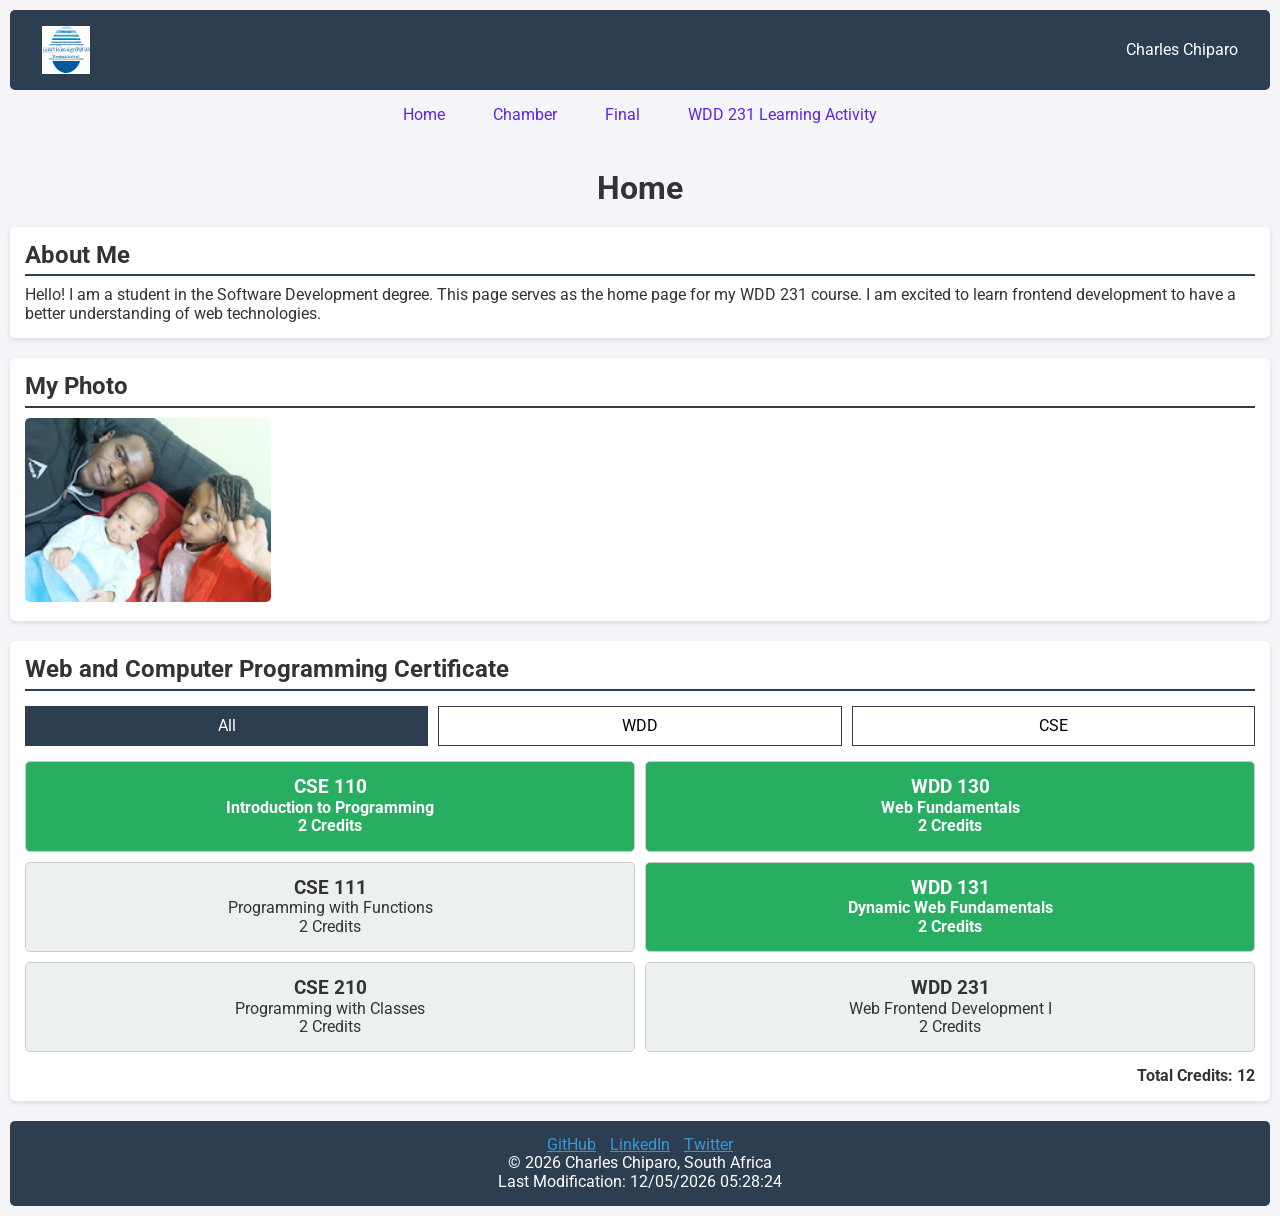
<file: index.html>
<!DOCTYPE html>
<html lang="en">
<head>
    <meta charset="UTF-8">
    <meta name="viewport" content="width=device-width, initial-scale=1.0">
    <title>Home | WDD 231</title>
    <meta name="description" content="Course home page for WDD 231: Web Frontend Development I.">
    <meta name="author" content="Your Name">
    
    <!-- Google Fonts -->
    <link rel="preconnect" href="https://fonts.googleapis.com">
    <link rel="preconnect" href="https://fonts.gstatic.com" crossorigin>
    <link href="https://fonts.googleapis.com/css2?family=Roboto:wght@400;700&display=swap" rel="stylesheet">
    
    <!-- CSS -->
    <link rel="stylesheet" href="styles/normalize.css">
    <link rel="stylesheet" href="styles/small.css">
    <link rel="stylesheet" href="styles/larger.css">
    
    <!-- JavaScript -->
    <script src="scripts/navigation.js" defer></script>
    <script src="scripts/date.js" defer></script>
    <script src="scripts/course.js" defer></script>
</head>
<body>
    <header>
        <img src="images/logo.svg" alt="Site logo" width="48" height="48">
        <span>Charles Chiparo</span>
        <button id="menuBtn" aria-label="Toggle navigation" aria-expanded="false">&#9776;</button>
    </header>

    <nav id="mainNav">
        <ul>
        <li><a href="index.html" class="active">Home</a></li>
        <li><a href="chamber/index.html">Chamber</a></li>
        <li><a href="final/index.html">Final</a></li>
        <li><a href="https://byui-cse.github.io/wdd231-ww-course/week01/prepare-applied-javascript.html" target="_blank" rel="noopener">WDD 231 Learning Activity</a></li>
        </ul>
    </nav>

    <main>
        <h1>Home</h1>
        
        <div class="top-sections">
            <section class="about">
                <h2>About Me</h2>
                <p>Hello! I am a student in the Software Development degree. This page serves as the home page for my WDD 231 course. I am excited to learn frontend development to have a better understanding of web technologies.</p>
            </section>
            <section class="photo">
                <h2>My Photo</h2>
                <!-- Optimized image to be < 125kb -->
                <img src="images/profile.jpg" alt="My Profile Photo" loading="lazy">
            </section>
        </div>

        <section class="courses">
            <h2>Web and Computer Programming Certificate</h2>
            
            <div class="filters">
                <button id="all-btn" class="active">All</button>
                <button id="wdd-btn">WDD</button>
                <button id="cse-btn">CSE</button>
            </div>

            <div id="course-container" class="course-grid"></div>
            
            <p id="credits-total">Total Credits: 0</p>
        </section>
    </main>

    <footer>
        <div class="social">
            <a href="https://github.com/cmcharles3" target="_blank">GitHub</a>
            <a href="https://linkedin.com/in/charleschiparo" target="_blank">LinkedIn</a>
            <a href="#" target="_blank">Twitter</a>
        </div>
        <div class="copyright">
            <p>&copy; <span id="currentYear"></span> Charles Chiparo, South Africa</p>
        </div>
        <div class="last-modified">
            <p>Last Modification: <span id="lastModified"></span></p>
        </div>
    </footer>
</body>
</html>
</file>
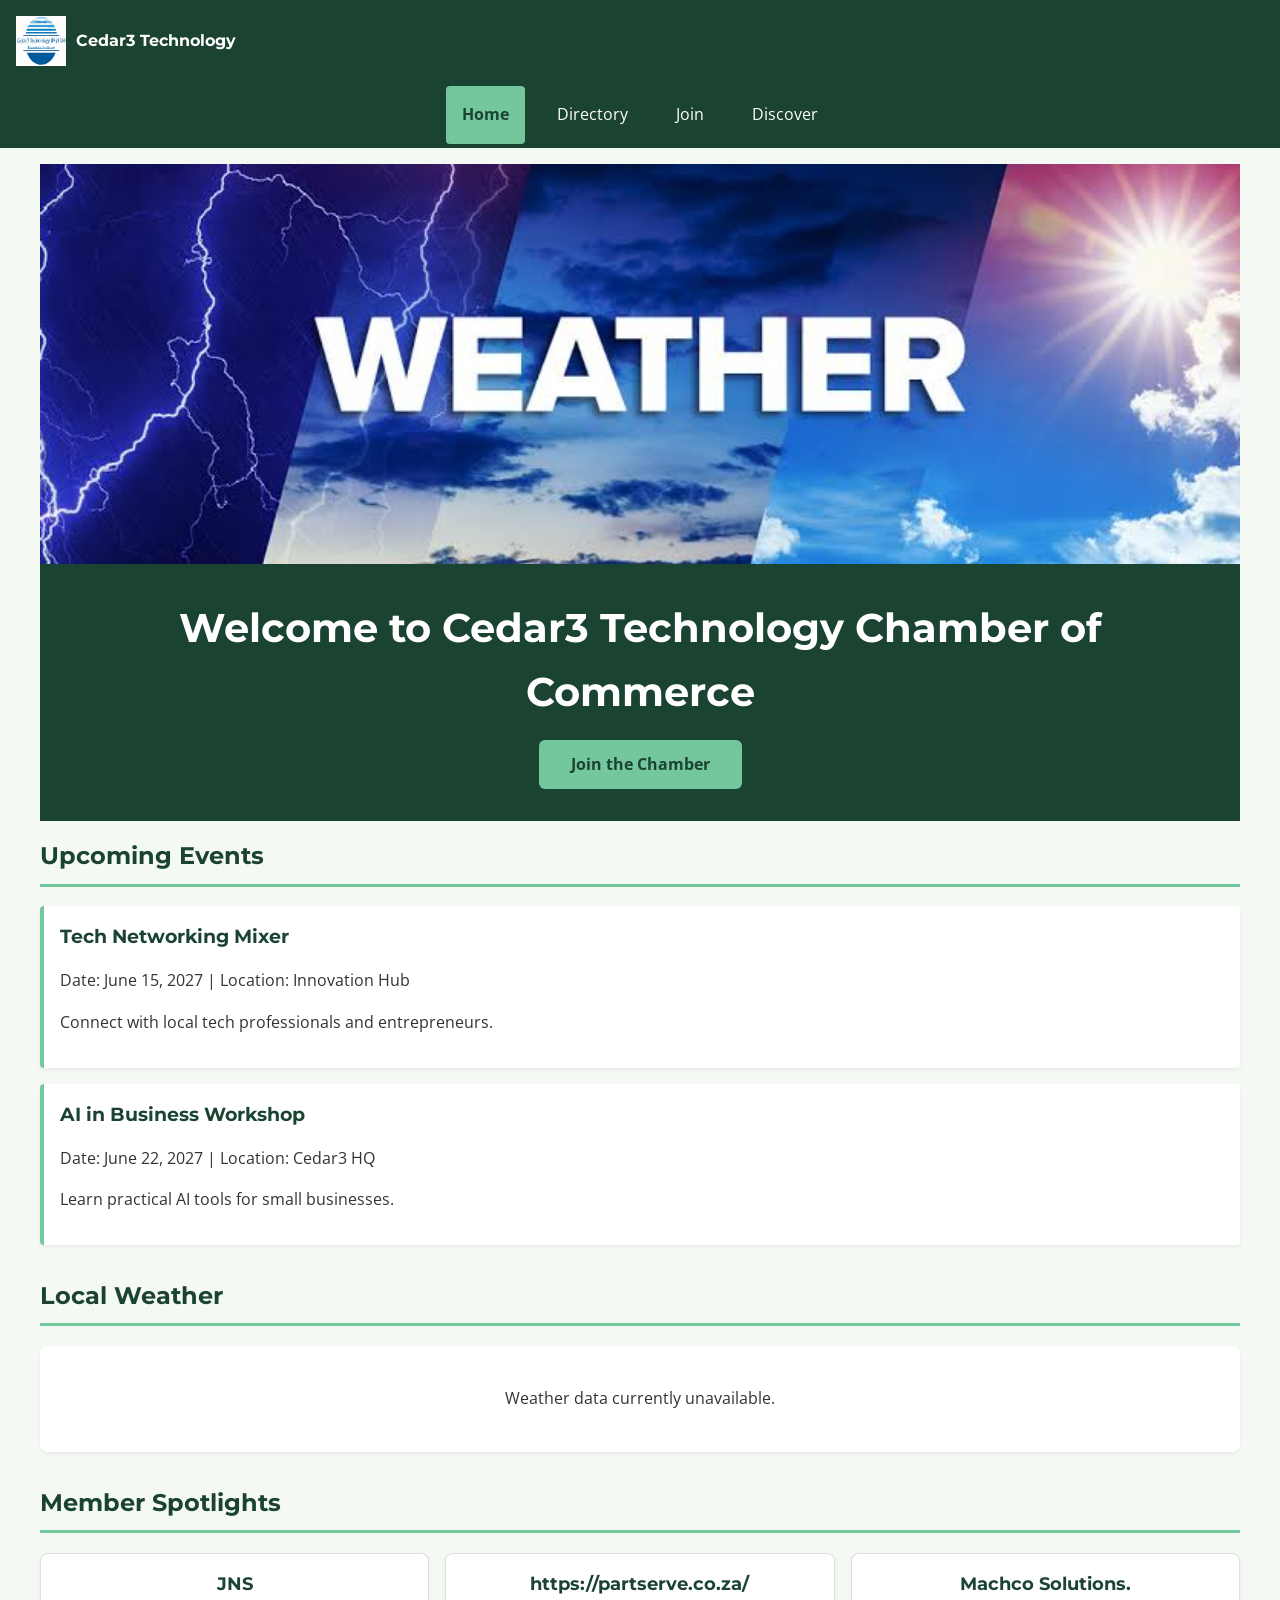
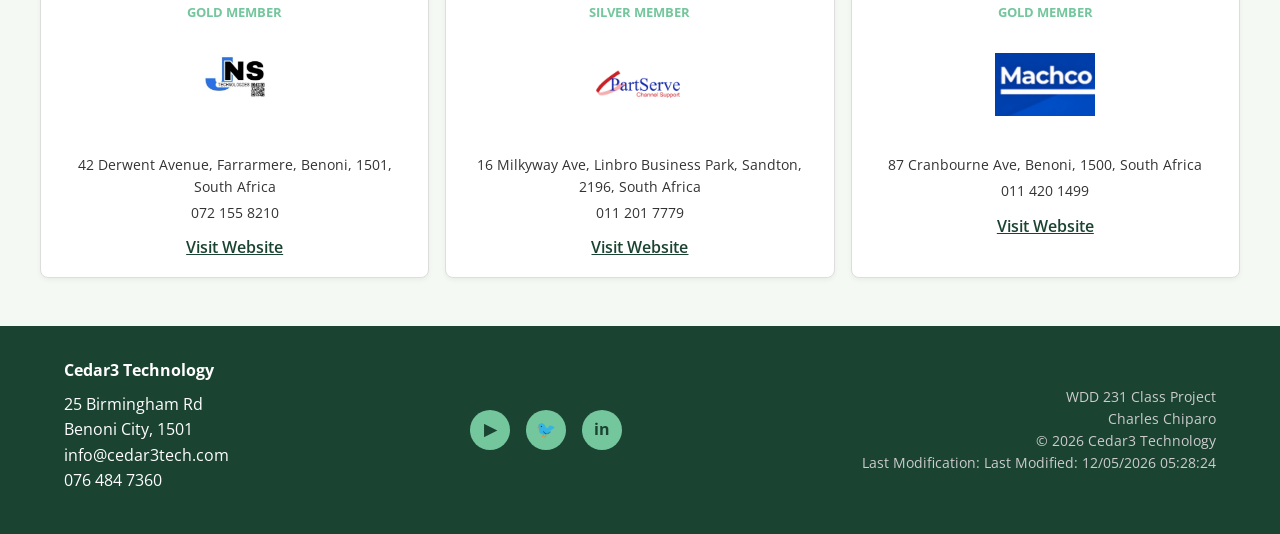
<file: chamber/index.html>
<!DOCTYPE html>
<html lang="en">
<head>
  <meta charset="UTF-8">
  <meta name="viewport" content="width=device-width, initial-scale=1.0">
  <title>Home | Cedar3 Technology Chamber of Commerce</title>
  <meta name="description" content="Welcome to Cedar3 Technology Chamber of Commerce. Discover local tech businesses, events, and join our community.">
  <meta name="author" content="Charles Chiparo">
  
    <!-- Facebook Open Graph Meta Tags -->
  <meta property="og:title" content="Cedar3 Technology Chamber of Commerce">
  <meta property="og:description" content="Explore the Cedar3 Technology Chamber. Discover local tech businesses, find upcoming events, and join our community today.">
  <meta property="og:url" content="https://cmcharles3.github.io/wdd231/chamber/index.html">
  <meta property="og:image" content="https://cmcharles3.github.io/wdd231/chamber/images/hero.jpg">
  
  <link rel="icon" href="images/favicon.ico" type="image/x-icon">
  <link rel="preconnect" href="https://fonts.googleapis.com">
  <link rel="preconnect" href="https://fonts.gstatic.com" crossorigin>
  <link href="https://fonts.googleapis.com/css2?family=Montserrat:wght@700&family=Open+Sans:wght@400;600&display=swap" rel="stylesheet">
  <link rel="stylesheet" href="styles/normalize.css">
  <link rel="stylesheet" href="styles/small.css">
  <link rel="stylesheet" href="styles/larger.css">
  <script src="scripts/navigation.js" defer></script>
  <script src="scripts/date.js" defer></script>
  <script src="scripts/home.js" defer></script>
</head>
<body>

  <header>
    <div class="header-logo">
      <img src="images/logo.svg" alt="Cedar3 Logo" width="50" height="50">
      <span>Cedar3 Technology</span>
    </div>
    <button id="menuBtn" aria-label="Toggle navigation">&#9776;</button>
  </header>

  <nav id="mainNav">
    <ul>
      <li><a href="index.html" class="active">Home</a></li>
      <li><a href="directory.html">Directory</a></li>
      <li><a href="join.html">Join</a></li>
      <li><a href="discover.html">Discover</a></li>
    </ul>
  </nav>

  <main class="home-main">
    <!-- Hero Section -->
    <section class="hero">
      <img src="images/hero.jpg" alt="Cedar3 Technology Chamber of Commerce welcome banner" class="hero-img">
      <div class="hero-content">
        <h1>Welcome to Cedar3 Technology Chamber of Commerce</h1>
        <a href="join.html" class="cta-button">Join the Chamber</a>
      </div>
    </section>

    <!-- Current Events Section -->
    <section class="events">
      <h2>Upcoming Events</h2>
      <div class="event-card">
        <h3>Tech Networking Mixer</h3>
        <p>Date: June 15, 2027 | Location: Innovation Hub</p>
        <p>Connect with local tech professionals and entrepreneurs.</p>
      </div>
      <div class="event-card">
        <h3>AI in Business Workshop</h3>
        <p>Date: June 22, 2027 | Location: Cedar3 HQ</p>
        <p>Learn practical AI tools for small businesses.</p>
      </div>
    </section>

    <!-- Weather Section -->
    <section class="weather">
      <h2>Local Weather</h2>
      <div id="weather-container">
        <p>Loading weather data...</p>
      </div>
    </section>

    <!-- Company Spotlights Section -->
    <section class="spotlights">
      <h2>Member Spotlights</h2>
      <div id="spotlight-container" class="spotlight-grid">
        <p>Loading spotlights...</p>
      </div>
    </section>
  </main>

  <footer>
    <div class="footer-contact">
      <p><strong>Cedar3 Technology</strong></p>
      <p>25 Birmingham Rd<br>Benoni City, 1501<br>info@cedar3tech.com<br>076 484 7360</p>
    </div>
    <div class="footer-social">
      <a href="#" aria-label="YouTube">▶</a>
      <a href="#" aria-label="Twitter">🐦</a>
      <a href="#" aria-label="LinkedIn">in</a>
    </div>
    <div class="footer-dev">
      <p>WDD 231 Class Project<br>Charles Chiparo<br>&copy; <span id="currentYear"></span> Cedar3 Technology<br>Last Modification: <span id="lastModified"></span></p>
    </div>
  </footer>

</body>
</html>
</file>
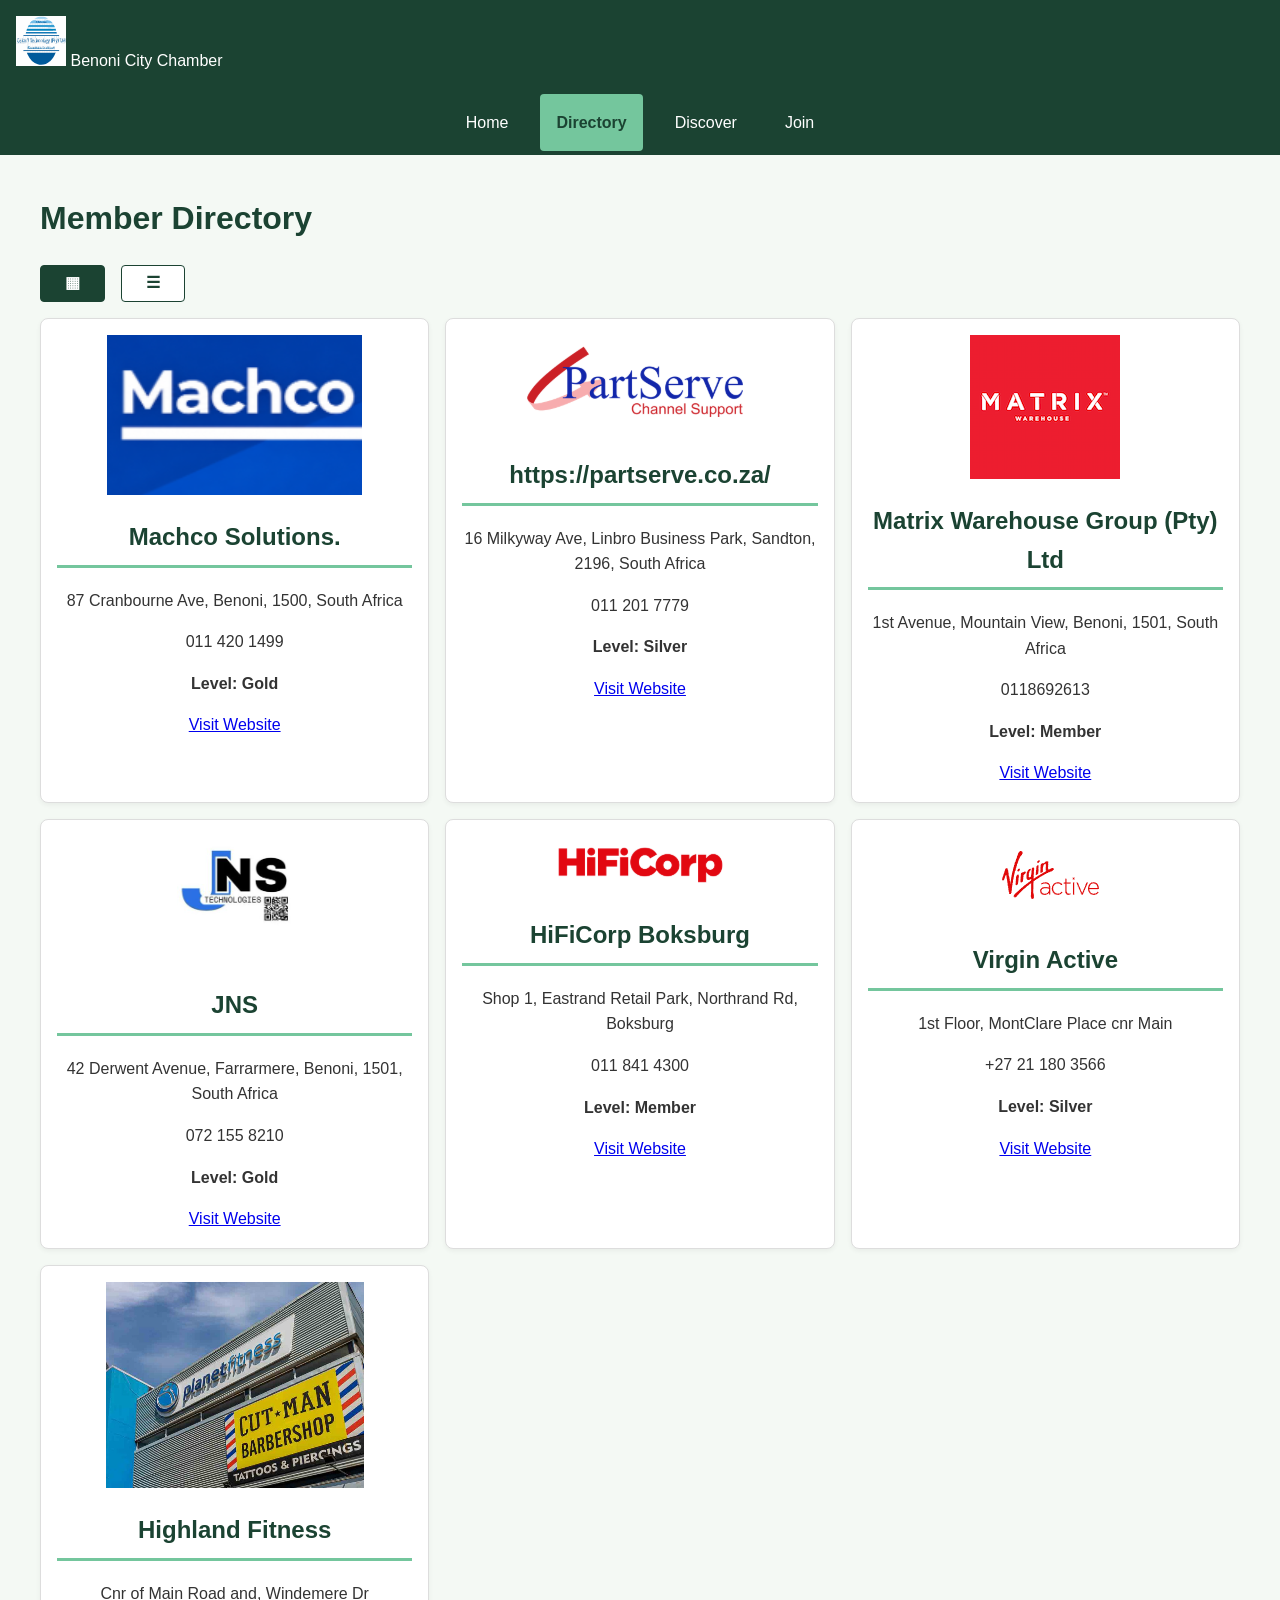
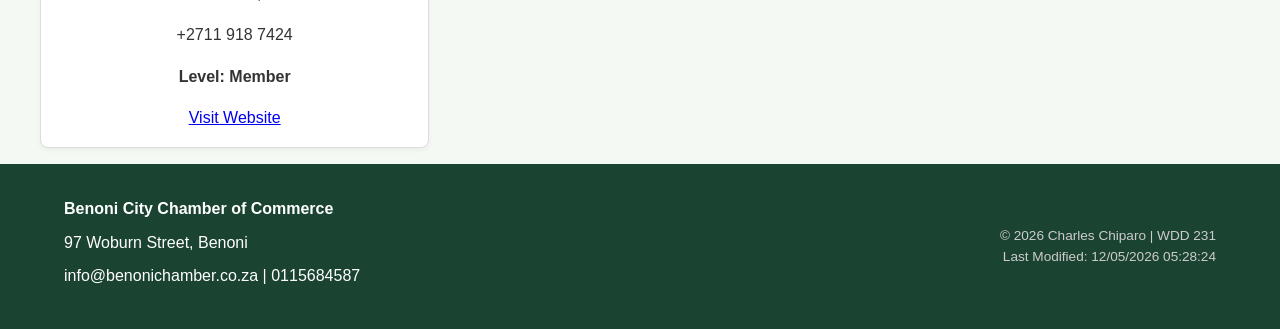
<file: chamber/directory.html>
<!DOCTYPE html>
<html lang="en">
<head>
  <meta charset="UTF-8">
  <meta name="viewport" content="width=device-width, initial-scale=1.0">
  <title>Directory | Your City Chamber of Commerce</title>
  
  <!-- Meta -->
  <meta name="description" content="Directory of local businesses and members for the Chamber of Commerce.">
  <meta name="author" content="Your Name">

  <!-- Facebook Meta -->
  <meta property="og:title" content="Your City Chamber of Commerce Directory">
  <meta property="og:description" content="Discover top-rated tech businesses, software solutions, and innovative partners in the Cedar3 Technology network.">
  <meta property="og:image" content="https://cmcharles3.github.io/wdd231/chamber/images/chamber-hero.jpg">
  <meta property="og:url" content="https://cmcharles3.github.io/wdd231/chamber/directory.html">

  <!-- Favicon -->
  <link rel="icon" href="images/favicon.ico" type="image/x-icon">

  <!-- Google Fonts (optional, but recommended) -->
  <link rel="preconnect" href="https://fonts.googleapis.com">
  <link rel="preconnect" href="https://fonts.gstatic.com" crossorigin>
  <link href="https://fonts.googleapis.com/css2?family=Roboto:wght@400;700&display=swap" rel="stylesheet">

  <!-- CSS -->
  <link rel="stylesheet" href="styles/normalize.css">
  <link rel="stylesheet" href="styles/small.css">
  <link rel="stylesheet" href="styles/larger.css">

  <!-- JS -->
  <script src="scripts/navigation.js" defer></script>
  <script src="scripts/date.js" defer></script>
  <script src="scripts/directory.js" defer></script>
</head>
<body>

  <header>
    <div class="header-content">
      <img src="images/logo.svg" alt="Chamber Logo" width="50" height="50">
      <span>Benoni City Chamber</span>
    </div>
    <button id="menuBtn" aria-label="Toggle navigation">&#9776;</button>
  </header>

  <nav id="mainNav">
    <ul>
      <li><a href="index.html">Home</a></li>
      <li><a href="directory.html" class="active">Directory</a></li>
      <li><a href="discover.html">Discover</a></li>
      <li><a href="join.html">Join</a></li>
    </ul>
  </nav>

  <main>
    <h1>Member Directory</h1>
    
    <div class="view-toggle">
      <button id="gridViewBtn" aria-label="Grid View" class="active">&#9638;</button>
      <button id="listViewBtn" aria-label="List View">&#9776;</button>
    </div>

    <!-- The JS will inject member cards here -->
    <div id="directory-container" class="grid"></div>
  </main>

  <footer>
    <div class="footer-info">
      <p><strong>Benoni City Chamber of Commerce</strong></p>
      <p>97 Woburn Street, Benoni</p>
      <p>info@benonichamber.co.za | 0115684587</p>
    </div>
    <div class="footer-dev">
      <p>&copy; <span id="currentYear"></span> Charles Chiparo | WDD 231</p>
      <p id="lastModified"></p>
    </div>
  </footer>

</body>
</html>
</file>
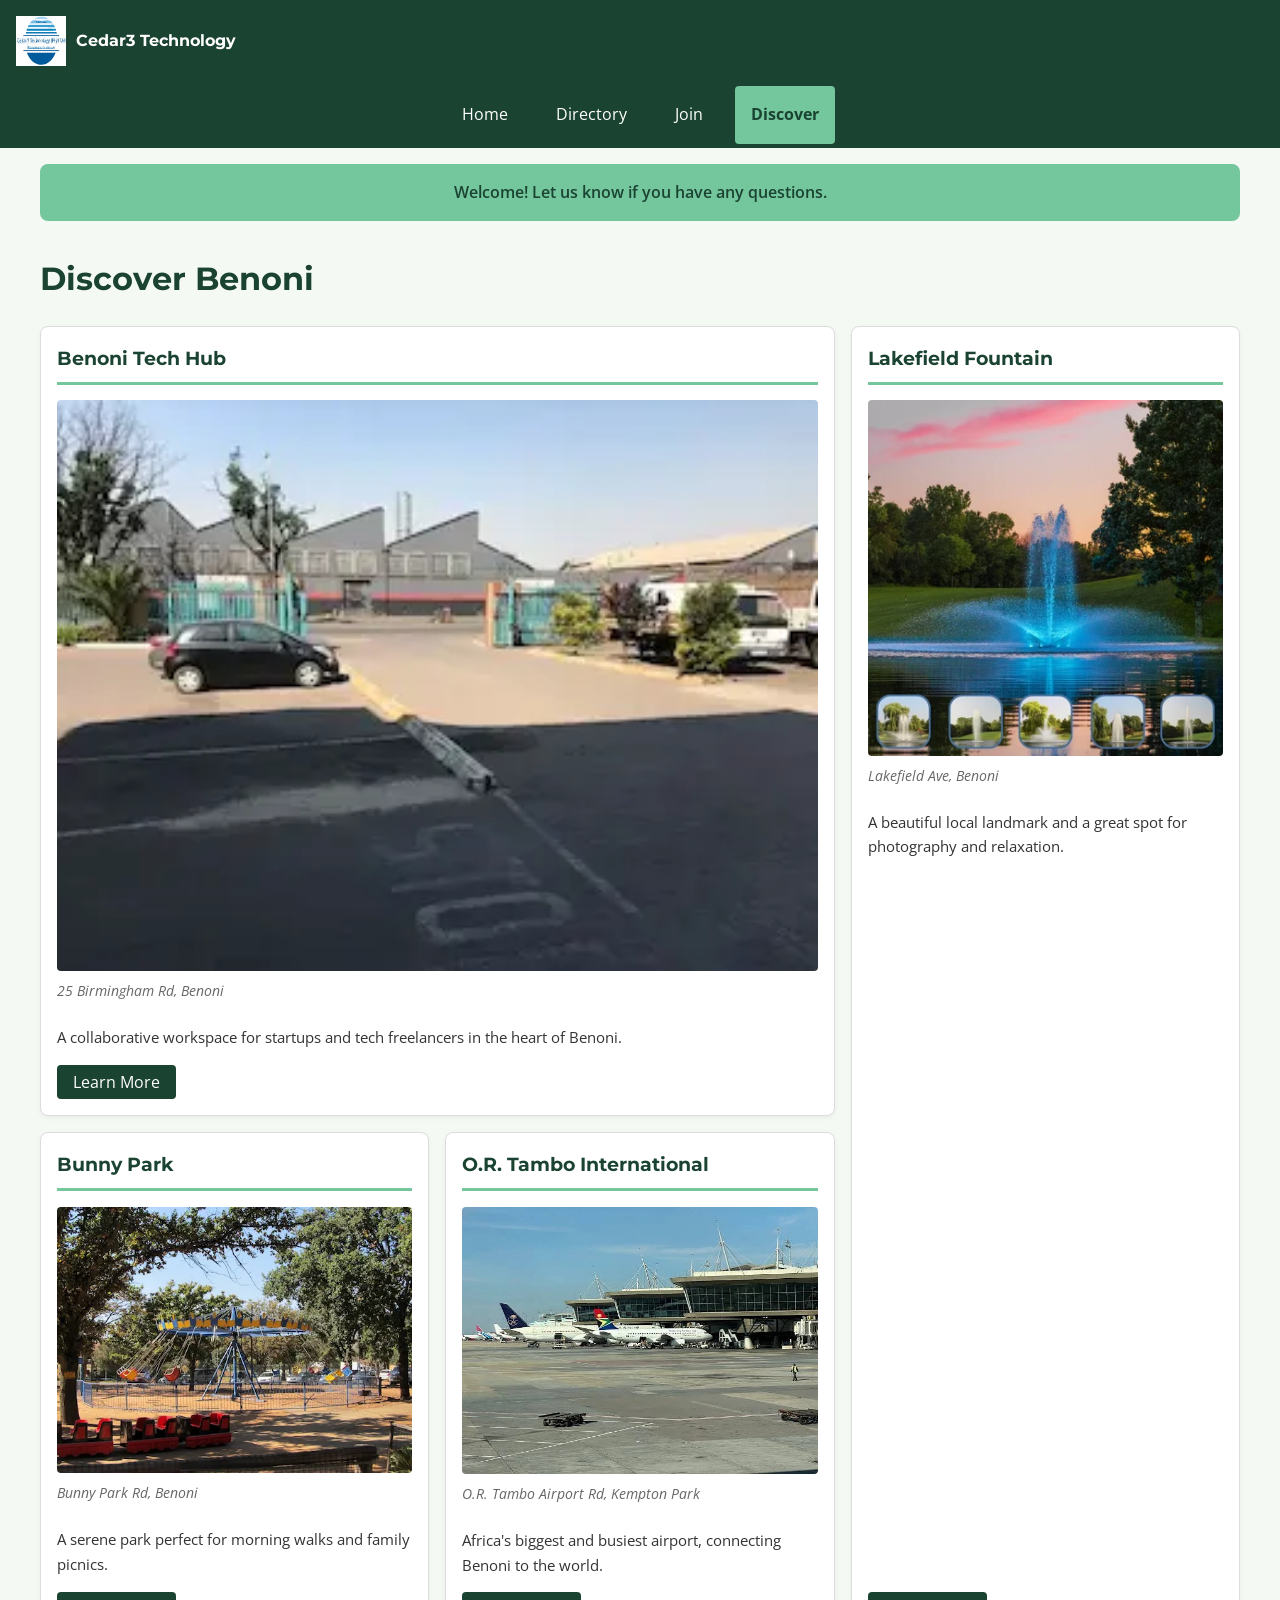
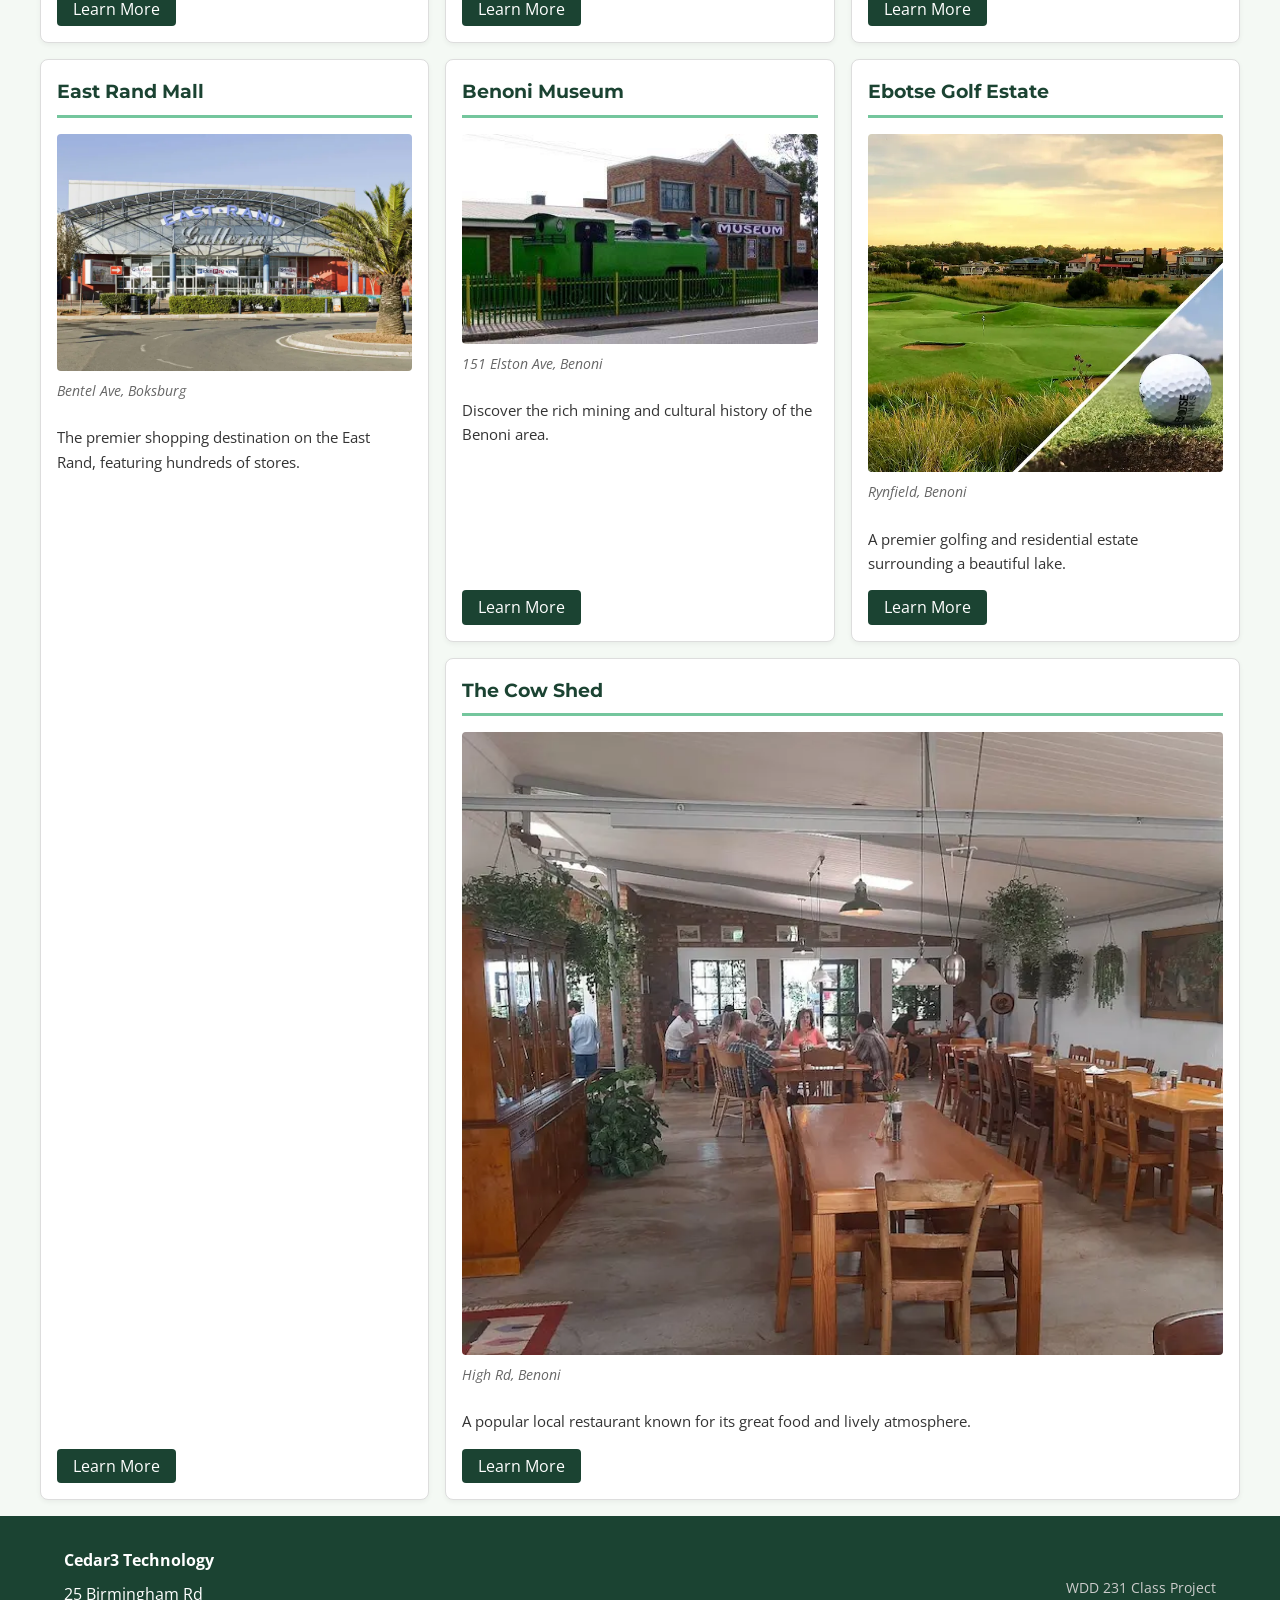
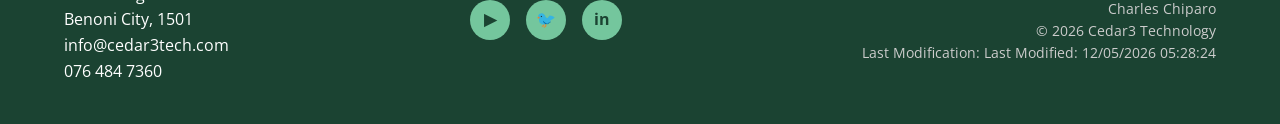
<file: chamber/discover.html>
<!DOCTYPE html>
<html lang="en">
<head>
  <meta charset="UTF-8">
  <meta name="viewport" content="width=device-width, initial-scale=1.0">
  <title>Discover | Cedar3 Technology Chamber</title>
  <meta name="description" content="Discover local points of interest, businesses, and landmarks in the Benoni area.">
  <meta name="author" content="Charles Chiparo">
  
  <!-- Facebook Meta -->
  <meta property="og:title" content="Discover Benoni | Cedar3 Technology">
  <meta property="og:description" content="Explore local points of interest and landmarks around the Benoni community.">
  <meta property="og:url" content="https://cmcharles3.github.io/wdd231/chamber/discover.html">
  <meta property="og:image" content="https://cmcharles3.github.io/wdd231/chamber/images/hero.jpg">

  <link rel="icon" href="images/favicon.ico" type="image/x-icon">
  
  <link rel="preconnect" href="https://fonts.googleapis.com">
  <link rel="preconnect" href="https://fonts.gstatic.com" crossorigin>
  <link href="https://fonts.googleapis.com/css2?family=Montserrat:wght@700&family=Open+Sans:wght@400;600&display=swap" rel="stylesheet">
  
  <link rel="stylesheet" href="styles/normalize.css">
  <link rel="stylesheet" href="styles/small.css">
  <link rel="stylesheet" href="styles/larger.css">

  <script src="scripts/navigation.js" defer></script>
  <script src="scripts/date.js" defer></script>
  
  <!-- Module Script for Discover Page -->
  <script type="module" src="scripts/discover.js"></script>
</head>
<body>

  <header>
    <div class="header-logo">
      <img src="images/logo.svg" alt="Cedar3 Logo" width="50" height="50">
      <span>Cedar3 Technology</span>
    </div>
    <button id="menuBtn" aria-label="Toggle navigation">&#9776;</button>
  </header>

  <nav id="mainNav">
    <ul>
      <li><a href="index.html">Home</a></li>
      <li><a href="directory.html">Directory</a></li>
      <li><a href="join.html">Join</a></li>
      <li><a href="discover.html" class="active">Discover</a></li>
    </ul>
  </nav>

  <main class="discover-main">
    
    <!-- Visitor Message -->
    <aside id="visitor-message" class="visitor-message">
      <!-- JS injects localStorage message here -->
    </aside>

    <h1>Discover Benoni</h1>
    
    <!-- Grid Container for Cards -->
    <div id="discover-grid" class="discover-grid">
      <!-- JS injects the 8 cards here -->
    </div>

  </main>

  <footer>
    <div class="footer-contact">
      <p><strong>Cedar3 Technology</strong></p>
      <p>25 Birmingham Rd<br>Benoni City, 1501<br>info@cedar3tech.com<br>076 484 7360</p>
    </div>
    <div class="footer-social">
      <a href="#" aria-label="YouTube">▶</a>
      <a href="#" aria-label="Twitter">🐦</a>
      <a href="#" aria-label="LinkedIn">in</a>
    </div>
    <div class="footer-dev">
      <p>WDD 231 Class Project<br>Charles Chiparo<br>&copy; <span id="currentYear"></span> Cedar3 Technology<br>Last Modification: <span id="lastModified"></span></p>
    </div>
  </footer>

</body>
</html>
</file>
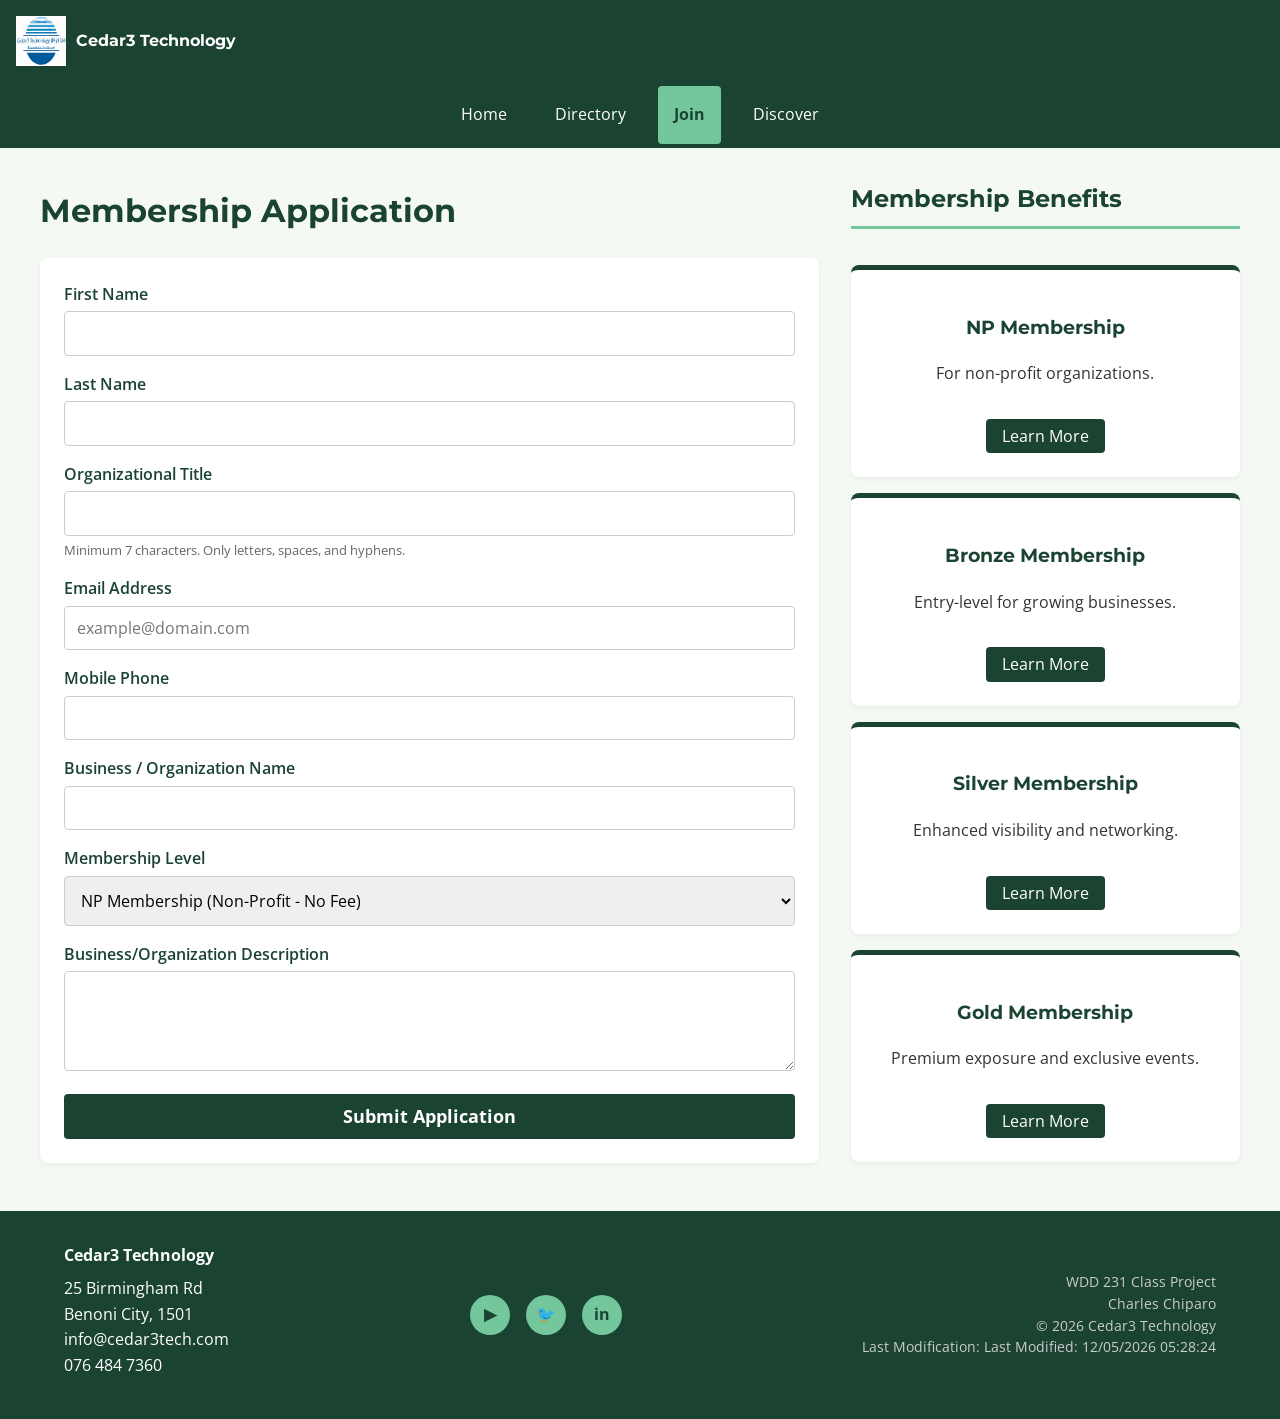
<file: chamber/join.html>
<!DOCTYPE html>
<html lang="en">
<head>
  <meta charset="UTF-8">
  <meta name="viewport" content="width=device-width, initial-scale=1.0">
  <title>Join | Cedar3 Technology Chamber of Commerce</title>
  <meta name="description" content="Apply to join the Cedar3 Technology Chamber of Commerce.">
  <meta name="author" content="Charles Chiparo">
  
    <!-- Facebook Open Graph Meta Tags -->
  <meta property="og:title" content="Join the Cedar3 Technology Chamber of Commerce">
  <meta property="og:description" content="Apply for membership to connect with local tech businesses, access exclusive events, and grow your network.">
  <meta property="og:url" content="https://cmcharles3.github.io/wdd231/chamber/join.html">
  <meta property="og:image" content="https://cmcharles3.github.io/wdd231/chamber/images/hero.jpg">
  
  <link rel="icon" href="images/favicon.ico" type="image/x-icon">
  
  <link rel="preconnect" href="https://fonts.googleapis.com">
  <link rel="preconnect" href="https://fonts.gstatic.com" crossorigin>
  <link href="https://fonts.googleapis.com/css2?family=Montserrat:wght@700&family=Open+Sans:wght@400;600&display=swap" rel="stylesheet">
  
  <link rel="stylesheet" href="styles/normalize.css">
  <link rel="stylesheet" href="styles/small.css">
  <link rel="stylesheet" href="styles/larger.css">

  <script src="scripts/navigation.js" defer></script>
  <script src="scripts/date.js" defer></script>
  <script src="scripts/join.js" defer></script>
</head>
<body>

  <header>
    <div class="header-logo">
      <img src="images/logo.svg" alt="Cedar3 Logo" width="50" height="50">
      <span>Cedar3 Technology</span>
    </div>
    <button id="menuBtn" aria-label="Toggle navigation">&#9776;</button>
  </header>

  <nav id="mainNav">
    <ul>
      <li><a href="index.html">Home</a></li>
      <li><a href="directory.html">Directory</a></li>
      <li><a href="join.html" class="active">Join</a></li>
      <li><a href="discover.html">Discover</a></li>
    </ul>
  </nav>

  <main class="join-main">
    <div class="join-container">
      
      <!-- FORM SECTION -->
      <section class="form-section">
        <h1>Membership Application</h1>
        <!-- Action points to thankyou.html, using GET method -->
        <form action="thankyou.html" method="get">
          
          <label for="firstName">First Name
            <input type="text" id="firstName" name="firstName" title="Applicant's First Name" autocomplete="given-name" required>
          </label>

          <label for="lastName">Last Name
            <input type="text" id="lastName" name="lastName" title="Applicant's Last Name" autocomplete="family-name" required>
          </label>

          <label for="orgTitle">Organizational Title
            <input type="text" id="orgTitle" name="orgTitle" title="Your Title in the Organization" autocomplete="organization-title" pattern="[a-zA-Z\s\-]{7,}">
            <small>Minimum 7 characters. Only letters, spaces, and hyphens.</small>
          </label>

          <label for="email">Email Address
            <input type="email" id="email" name="email" title="Email Address" autocomplete="email" placeholder="example@domain.com" required>
          </label>

          <label for="phone">Mobile Phone
            <input type="tel" id="phone" name="phone" title="Mobile Phone Number" autocomplete="tel" required>
          </label>

          <label for="orgName">Business / Organization Name
            <input type="text" id="orgName" name="orgName" title="Organization Name" autocomplete="organization" required>
          </label>

          <label for="membershipLevel">Membership Level
            <select id="membershipLevel" name="membershipLevel" title="Membership Level">
              <option value="np">NP Membership (Non-Profit - No Fee)</option>
              <option value="bronze">Bronze Membership</option>
              <option value="silver">Silver Membership</option>
              <option value="gold">Gold Membership</option>
            </select>
          </label>

          <label for="orgDescription">Business/Organization Description
            <textarea id="orgDescription" name="orgDescription" title="Organization Description" rows="4"></textarea>
          </label>

          <!-- Hidden timestamp -->
          <input type="hidden" id="timestamp" name="timestamp">

          <input type="submit" value="Submit Application" class="submit-btn">
        </form>
      </section>

      <!-- MEMBERSHIP CARDS SECTION -->
      <section class="cards-section">
        <h2>Membership Benefits</h2>
        
        <div class="membership-card animate-card np-card">
          <h3>NP Membership</h3>
          <p>For non-profit organizations.</p>
          <button class="info-btn" data-modal="modal-np">Learn More</button>
        </div>

        <div class="membership-card animate-card bronze-card">
          <h3>Bronze Membership</h3>
          <p>Entry-level for growing businesses.</p>
          <button class="info-btn" data-modal="modal-bronze">Learn More</button>
        </div>

        <div class="membership-card animate-card silver-card">
          <h3>Silver Membership</h3>
          <p>Enhanced visibility and networking.</p>
          <button class="info-btn" data-modal="modal-silver">Learn More</button>
        </div>

        <div class="membership-card animate-card gold-card">
          <h3>Gold Membership</h3>
          <p>Premium exposure and exclusive events.</p>
          <button class="info-btn" data-modal="modal-gold">Learn More</button>
        </div>
      </section>

    </div>
  </main>

  <footer>
    <div class="footer-contact">
      <p><strong>Cedar3 Technology</strong></p>
      <p>25 Birmingham Rd<br>Benoni City, 1501<br>info@cedar3tech.com<br>076 484 7360</p>
    </div>
    <div class="footer-social">
      <a href="#" aria-label="YouTube">▶</a>
      <a href="#" aria-label="Twitter">🐦</a>
      <a href="#" aria-label="LinkedIn">in</a>
    </div>
    <div class="footer-dev">
      <p>WDD 231 Class Project<br>Charles Chiparo<br>&copy; <span id="currentYear"></span> Cedar3 Technology<br>Last Modification: <span id="lastModified"></span></p>
    </div>
  </footer>

  <!-- MODALS -->
  <!-- NP Modal -->
  <dialog id="modal-np" class="modal">
    <h3>NP Membership Benefits</h3>
    <ul>
      <li>No membership fee</li>
      <li>Access to networking events</li>
      <li>Basic directory listing</li>
    </ul>
    <button class="close-modal">Close</button>
  </dialog>

  <!-- Bronze Modal -->
  <dialog id="modal-bronze" class="modal">
    <h3>Bronze Membership Benefits</h3>
    <ul>
      <li>All NP benefits</li>
      <li>Discounted event tickets</li>
      <li>Quarterly newsletter spotlight</li>
    </ul>
    <button class="close-modal">Close</button>
  </dialog>

  <!-- Silver Modal -->
  <dialog id="modal-silver" class="modal">
    <h3>Silver Membership Benefits</h3>
    <ul>
      <li>All Bronze benefits</li>
      <li>Home page spotlight rotation</li>
      <li>Free entry to 2 training workshops per year</li>
    </ul>
    <button class="close-modal">Close</button>
  </dialog>

  <!-- Gold Modal -->
  <dialog id="modal-gold" class="modal">
    <h3>Gold Membership Benefits</h3>
    <ul>
      <li>All Silver benefits</li>
      <li>Permanent premium directory placement</li>
      <li>Sponsor a major chamber event</li>
      <li>10% discount on all chamber advertising</li>
    </ul>
    <button class="close-modal">Close</button>
  </dialog>

</body>
</html>
</file>
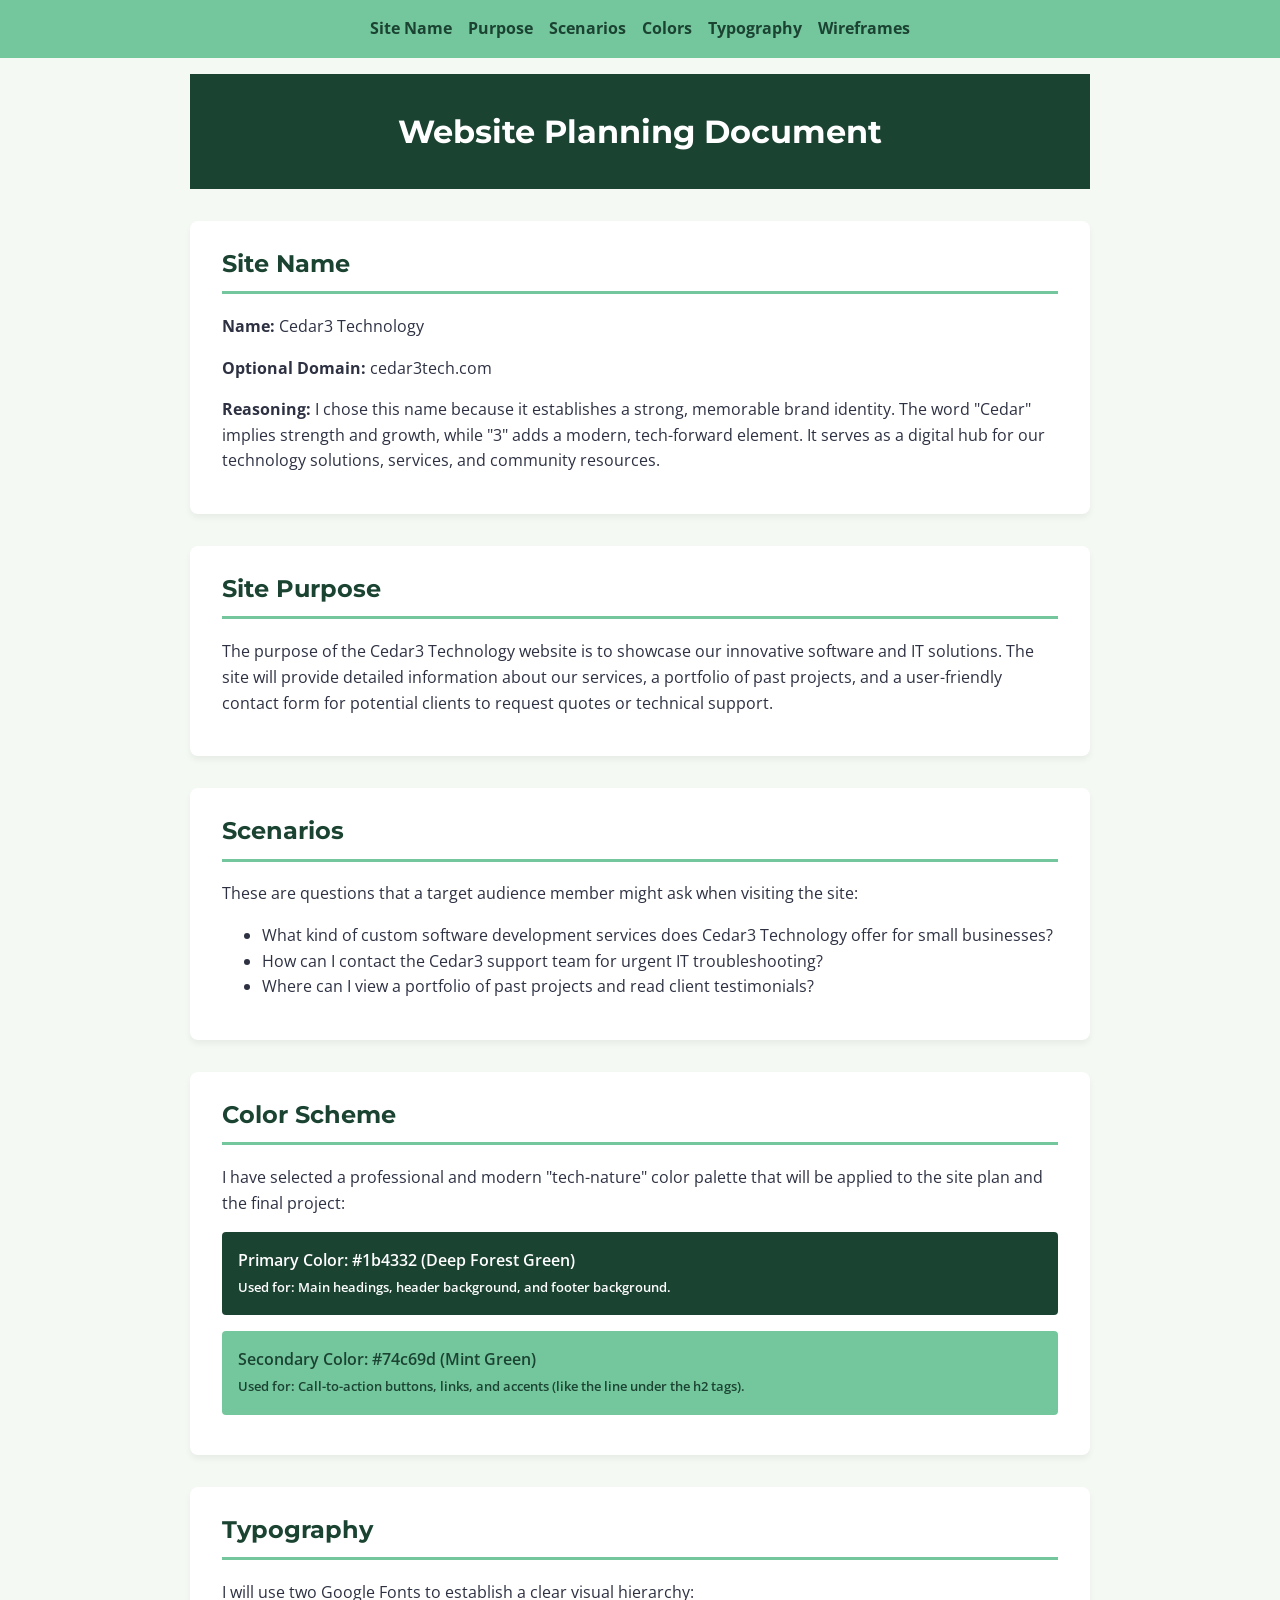
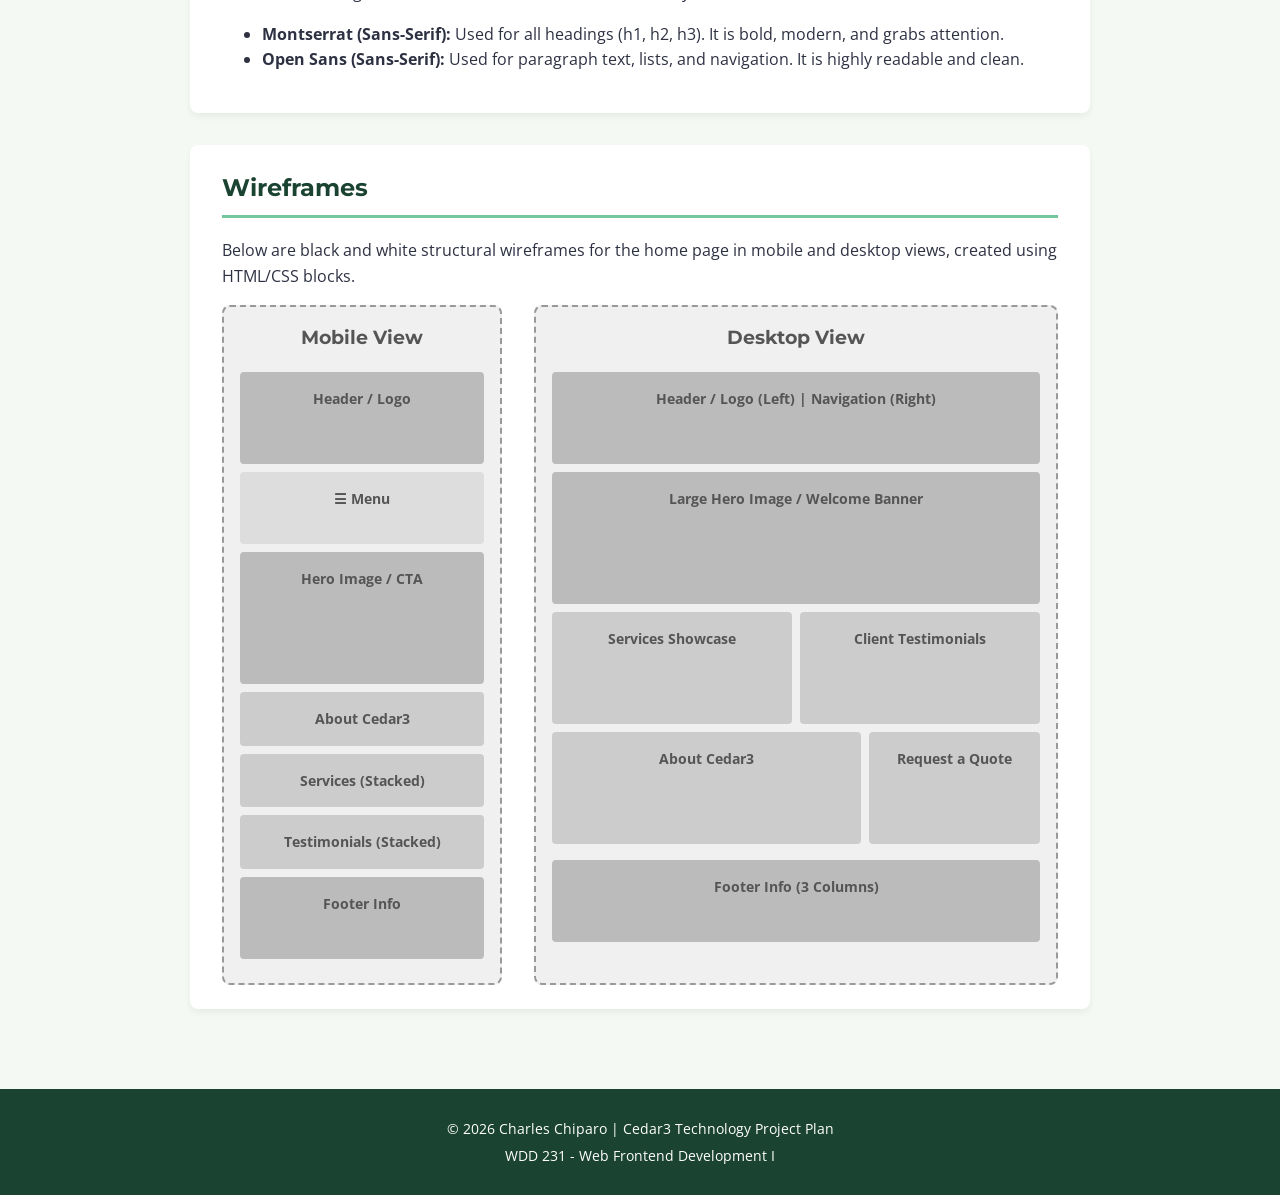
<file: chamber/siteplan.html>
<!DOCTYPE html>
<html lang="en">
<head>
  <meta charset="UTF-8">
  <meta name="viewport" content="width=device-width, initial-scale=1.0">
  <!-- Title updated to include requested keywords -->
  <title>Website Planning Document - Discover Cedar3 Technology</title>
  <meta name="description" content="Website Planning Document for the Cedar3 Technology final project.">
  <meta name="author" content="Charles Chiparo">
  <link rel="icon" href="images/favicon.ico" type="image/x-icon">
	 
	 <!-- Facebook Open Graph Meta Tags -->
  <meta property="og:title" content="Website Planning Document - Cedar3 Technology">
  <meta property="og:description" content="Explore the official website planning document for Cedar3 Technology, outlining the design, color scheme, and layout.">
  <meta property="og:url" content="https://cmcharles3.github.io/wdd231/project/siteplan.html">
  <meta property="og:image" content="https://github.com/cmcharles3/wdd231/blob/main/chamber/images/hero.jpg?raw=true">

  <!-- Google Fonts -->
  <link rel="preconnect" href="https://fonts.googleapis.com">
  <link rel="preconnect" href="https://fonts.gstatic.com" crossorigin>
  <link href="https://fonts.googleapis.com/css2?family=Montserrat:wght@700&family=Open+Sans:wght@400;600&display=swap" rel="stylesheet">

  <style>
    /* CSS Variables matching my project's color scheme */
    :root {
      --primary-color: #1b4332; /* Deep Forest Green */
      --secondary-color: #74c69d; /* Mint Green */
      --background-color: #f4f9f4; /* Very light green/gray */
      --text-color: #2d3142;
      --card-bg: #ffffff;
    }

    /* Global Styles */
    body {
      font-family: 'Open Sans', sans-serif;
      color: var(--text-color);
      background-color: var(--background-color);
      line-height: 1.6;
      margin: 0;
      padding: 0;
    }

    /* Typography */
    h1, h2, h3 {
      font-family: 'Montserrat', sans-serif;
      color: var(--primary-color);
    }

    h1 {
      text-align: center;
      padding: 2rem 1rem;
      margin: 0;
      background-color: var(--primary-color);
      color: white;
    }

    h2 {
      border-bottom: 3px solid var(--secondary-color);
      padding-bottom: 0.5rem;
      margin-top: 0;
    }

    /* Layout */
    main {
      max-width: 900px;
      margin: 0 auto;
      padding: 1rem 2rem 3rem;
    }

    section {
      background: var(--card-bg);
      padding: 1.5rem 2rem;
      margin-top: 2rem;
      border-radius: 8px;
      box-shadow: 0 4px 6px rgba(0,0,0,0.05);
    }
	
	    .siteplan-nav {
      background-color: var(--secondary-color);
      padding: 1rem;
    }

    .siteplan-nav ul {
      display: flex;
      flex-wrap: wrap;
      justify-content: center;
      gap: 1rem;
      list-style: none;
      margin: 0;
      padding: 0;
    }

    .siteplan-nav a {
      color: var(--primary-color);
      text-decoration: none;
      font-weight: bold;
    }

    .siteplan-nav a:hover {
      text-decoration: underline;
    }
    
    /* Ensures scrolling leaves space at the top */
    section {
      scroll-margin-top: 1rem;
    }

    /* Color Swatches */
    .color-swatch {
      display: block;
      padding: 1rem;
      margin-bottom: 1rem;
      border-radius: 4px;
      font-weight: 600;
    }

    .primary-swatch {
      background-color: var(--primary-color);
      color: white;
    }

    .secondary-swatch {
      background-color: var(--secondary-color);
      color: var(--primary-color); 
    }

    /* Wireframes */
    .wireframe-container {
      display: flex;
      flex-direction: column;
      gap: 2rem;
      margin-top: 1rem;
    }

    @media (min-width: 700px) {
      .wireframe-container {
        flex-direction: row;
      }
    }

    .wireframe {
      flex: 1;
      border: 2px dashed #999;
      padding: 1rem;
      background: #f0f0f0;
      border-radius: 8px;
    }

    .wireframe h3 {
      text-align: center;
      margin-top: 0;
      color: #555;
    }

    .wireframe-mobile {
      max-width: 300px;
      margin: 0 auto;
      width: 100%;
    }

    .wf-box {
      background: #ccc;
      margin-bottom: 0.5rem;
      padding: 1rem;
      text-align: center;
      font-size: 0.85rem;
      font-weight: bold;
      color: #555;
      border-radius: 4px;
    }

    .wf-header { background: #bbb; height: 60px; }
    .wf-nav { background: #ddd; height: 40px; }
    .wf-hero { background: #bbb; height: 100px; }
    .wf-content { display: flex; gap: 0.5rem; }
    .wf-content .wf-box { flex: 1; height: 80px; }
    .wf-footer { background: #bbb; height: 50px; margin-top: 0.5rem; 
	
	}
	
	    footer {
      background-color: var(--primary-color);
      color: white;
      text-align: center;
      padding: 1.5rem;
      margin-top: 2rem;
    }

    footer p {
      margin: 0.25rem 0;
      font-size: 0.9rem;
    }
	
	
  </style>
</head>
<body>

  <header>
    
  </header>
  
    <nav class="siteplan-nav">
    <ul>
      <li><a href="#site-name">Site Name</a></li>
      <li><a href="#site-purpose">Purpose</a></li>
      <li><a href="#scenarios">Scenarios</a></li>
      <li><a href="#color-scheme">Colors</a></li>
      <li><a href="#typography">Typography</a></li>
      <li><a href="#wireframes">Wireframes</a></li>
    </ul>
  </nav>

  <main>
	   <h1>Website Planning Document</h1>
    
    <!-- 1. Site Name -->
    <section>
      <h2>Site Name</h2>
      <p><strong>Name:</strong> Cedar3 Technology</p>
      <p><strong>Optional Domain:</strong> cedar3tech.com</p>
      <p><strong>Reasoning:</strong> I chose this name because it establishes a strong, memorable brand identity. The word "Cedar" implies strength and growth, while "3" adds a modern, tech-forward element. It serves as a digital hub for our technology solutions, services, and community resources.</p>
    </section>

    <!-- 2. Site Purpose -->
    <section>
      <h2>Site Purpose</h2>
      <p>The purpose of the Cedar3 Technology website is to showcase our innovative software and IT solutions. The site will provide detailed information about our services, a portfolio of past projects, and a user-friendly contact form for potential clients to request quotes or technical support.</p>
    </section>

    <!-- 3. Scenarios -->
    <section>
      <h2>Scenarios</h2>
      <p>These are questions that a target audience member might ask when visiting the site:</p>
      <ul>
        <li>What kind of custom software development services does Cedar3 Technology offer for small businesses?</li>
        <li>How can I contact the Cedar3 support team for urgent IT troubleshooting?</li>
        <li>Where can I view a portfolio of past projects and read client testimonials?</li>
      </ul>
    </section>

    <!-- 4. Color Scheme -->
    <section>
      <h2>Color Scheme</h2>
      <p>I have selected a professional and modern "tech-nature" color palette that will be applied to the site plan and the final project:</p>
      
      <div class="color-swatch primary-swatch">
        Primary Color: #1b4332 (Deep Forest Green)<br>
        <small>Used for: Main headings, header background, and footer background.</small>
      </div>

      <div class="color-swatch secondary-swatch">
        Secondary Color: #74c69d (Mint Green)<br>
        <small>Used for: Call-to-action buttons, links, and accents (like the line under the h2 tags).</small>
      </div>
    </section>

    <!-- 5. Typography -->
    <section>
      <h2>Typography</h2>
      <p>I will use two Google Fonts to establish a clear visual hierarchy:</p>
      <ul>
        <li><strong>Montserrat (Sans-Serif):</strong> Used for all headings (h1, h2, h3). It is bold, modern, and grabs attention.</li>
        <li><strong>Open Sans (Sans-Serif):</strong> Used for paragraph text, lists, and navigation. It is highly readable and clean.</li>
      </ul>
    </section>

    <!-- 6. Wireframes -->
    <section>
      <h2>Wireframes</h2>
      <p>Below are black and white structural wireframes for the home page in mobile and desktop views, created using HTML/CSS blocks.</p>
      
      <div class="wireframe-container">
        
        <!-- Mobile Wireframe -->
        <div class="wireframe wireframe-mobile">
          <h3>Mobile View</h3>
          <div class="wf-box wf-header">Header / Logo</div>
          <div class="wf-box wf-nav">☰ Menu</div>
          <div class="wf-box wf-hero">Hero Image / CTA</div>
          <div class="wf-box wf-box" style="height: auto;">About Cedar3</div>
          <div class="wf-box wf-box" style="height: auto;">Services (Stacked)</div>
          <div class="wf-box wf-box" style="height: auto;">Testimonials (Stacked)</div>
          <div class="wf-box wf-footer">Footer Info</div>
        </div>

        <!-- Desktop Wireframe -->
        <div class="wireframe" style="flex: 2;">
          <h3>Desktop View</h3>
          <div class="wf-box wf-header">Header / Logo (Left) | Navigation (Right)</div>
          <div class="wf-box wf-hero">Large Hero Image / Welcome Banner</div>
          <div class="wf-content">
            <div class="wf-box">Services Showcase</div>
            <div class="wf-box">Client Testimonials</div>
          </div>
          <div class="wf-content">
            <div class="wf-box" style="flex:2;">About Cedar3</div>
            <div class="wf-box" style="flex:1;">Request a Quote</div>
          </div>
          <div class="wf-box wf-footer">Footer Info (3 Columns)</div>
        </div>

      </div>
    </section>
	

  </main>
  
    <footer>
    <p>&copy; 2026 Charles Chiparo | Cedar3 Technology Project Plan</p>
    <p>WDD 231 - Web Frontend Development I</p>
  </footer>

</body>
</html>
</file>
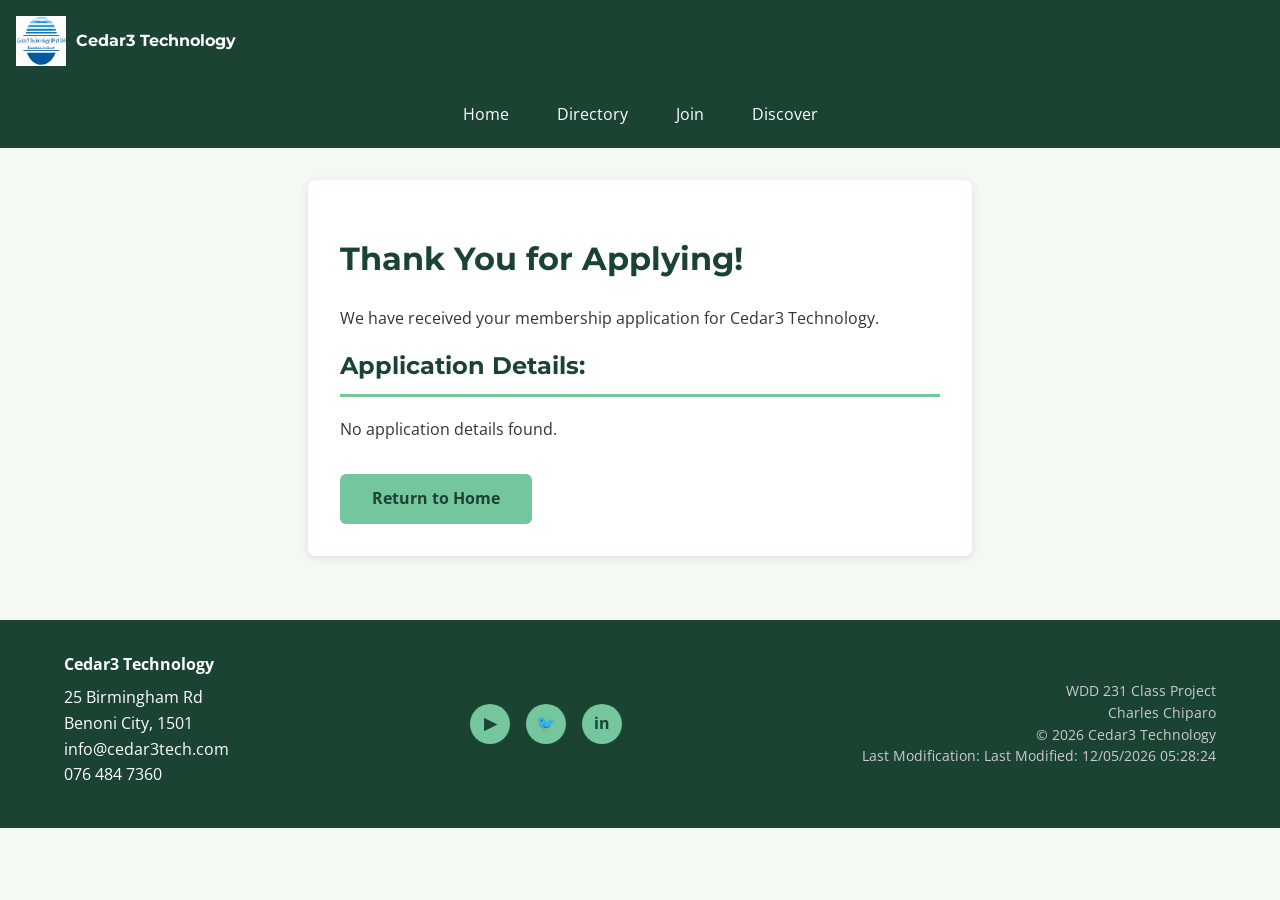
<file: chamber/thankyou.html>
<!DOCTYPE html>
<html lang="en">
<head>
  <meta charset="UTF-8">
  <meta name="viewport" content="width=device-width, initial-scale=1.0">
  <title>Application Received | Cedar3 Technology Chamber</title>
  <meta name="description" content="Thank you for applying to join the Cedar3 Technology Chamber of Commerce.">
  <meta name="author" content="Charles Chiparo">
  
  <link rel="icon" href="images/favicon.ico" type="image/x-icon">
  <link rel="preconnect" href="https://fonts.googleapis.com">
  <link rel="preconnect" href="https://fonts.gstatic.com" crossorigin>
  <link href="https://fonts.googleapis.com/css2?family=Montserrat:wght@700&family=Open+Sans:wght@400;600&display=swap" rel="stylesheet">
  
  <link rel="stylesheet" href="styles/normalize.css">
  <link rel="stylesheet" href="styles/small.css">
  <link rel="stylesheet" href="styles/larger.css">

  <script src="scripts/navigation.js" defer></script>
  <script src="scripts/date.js" defer></script>
  <script src="scripts/thankyou.js" defer></script>
</head>
<body>

  <header>
    <div class="header-logo">
      <img src="images/logo.svg" alt="Cedar3 Logo" width="50" height="50">
      <span>Cedar3 Technology</span>
    </div>
    <button id="menuBtn" aria-label="Toggle navigation">&#9776;</button>
  </header>

  <nav id="mainNav">
    <ul>
      <li><a href="index.html">Home</a></li>
      <li><a href="directory.html">Directory</a></li>
      <li><a href="join.html">Join</a></li>
      <li><a href="discover.html">Discover</a></li>
    </ul>
  </nav>

  <main class="thankyou-main">
    <section class="thankyou-card">
      <h1>Thank You for Applying!</h1>
      <p>We have received your membership application for Cedar3 Technology.</p>
      
      <h2>Application Details:</h2>
      <div id="results-container">
        <!-- JS will inject results here -->
      </div>
      
      <a href="index.html" class="cta-button" style="margin-top: 1rem; display: inline-block;">Return to Home</a>
    </section>
  </main>

  <footer>
    <div class="footer-contact">
      <p><strong>Cedar3 Technology</strong></p>
      <p>25 Birmingham Rd<br>Benoni City, 1501<br>info@cedar3tech.com<br>076 484 7360</p>
    </div>
    <div class="footer-social">
      <a href="#" aria-label="YouTube">▶</a>
      <a href="#" aria-label="Twitter">🐦</a>
      <a href="#" aria-label="LinkedIn">in</a>
    </div>
    <div class="footer-dev">
      <p>WDD 231 Class Project<br>Charles Chiparo<br>&copy; <span id="currentYear"></span> Cedar3 Technology<br>Last Modification: <span id="lastModified"></span></p>
    </div>
  </footer>

</body>
</html>
</file>
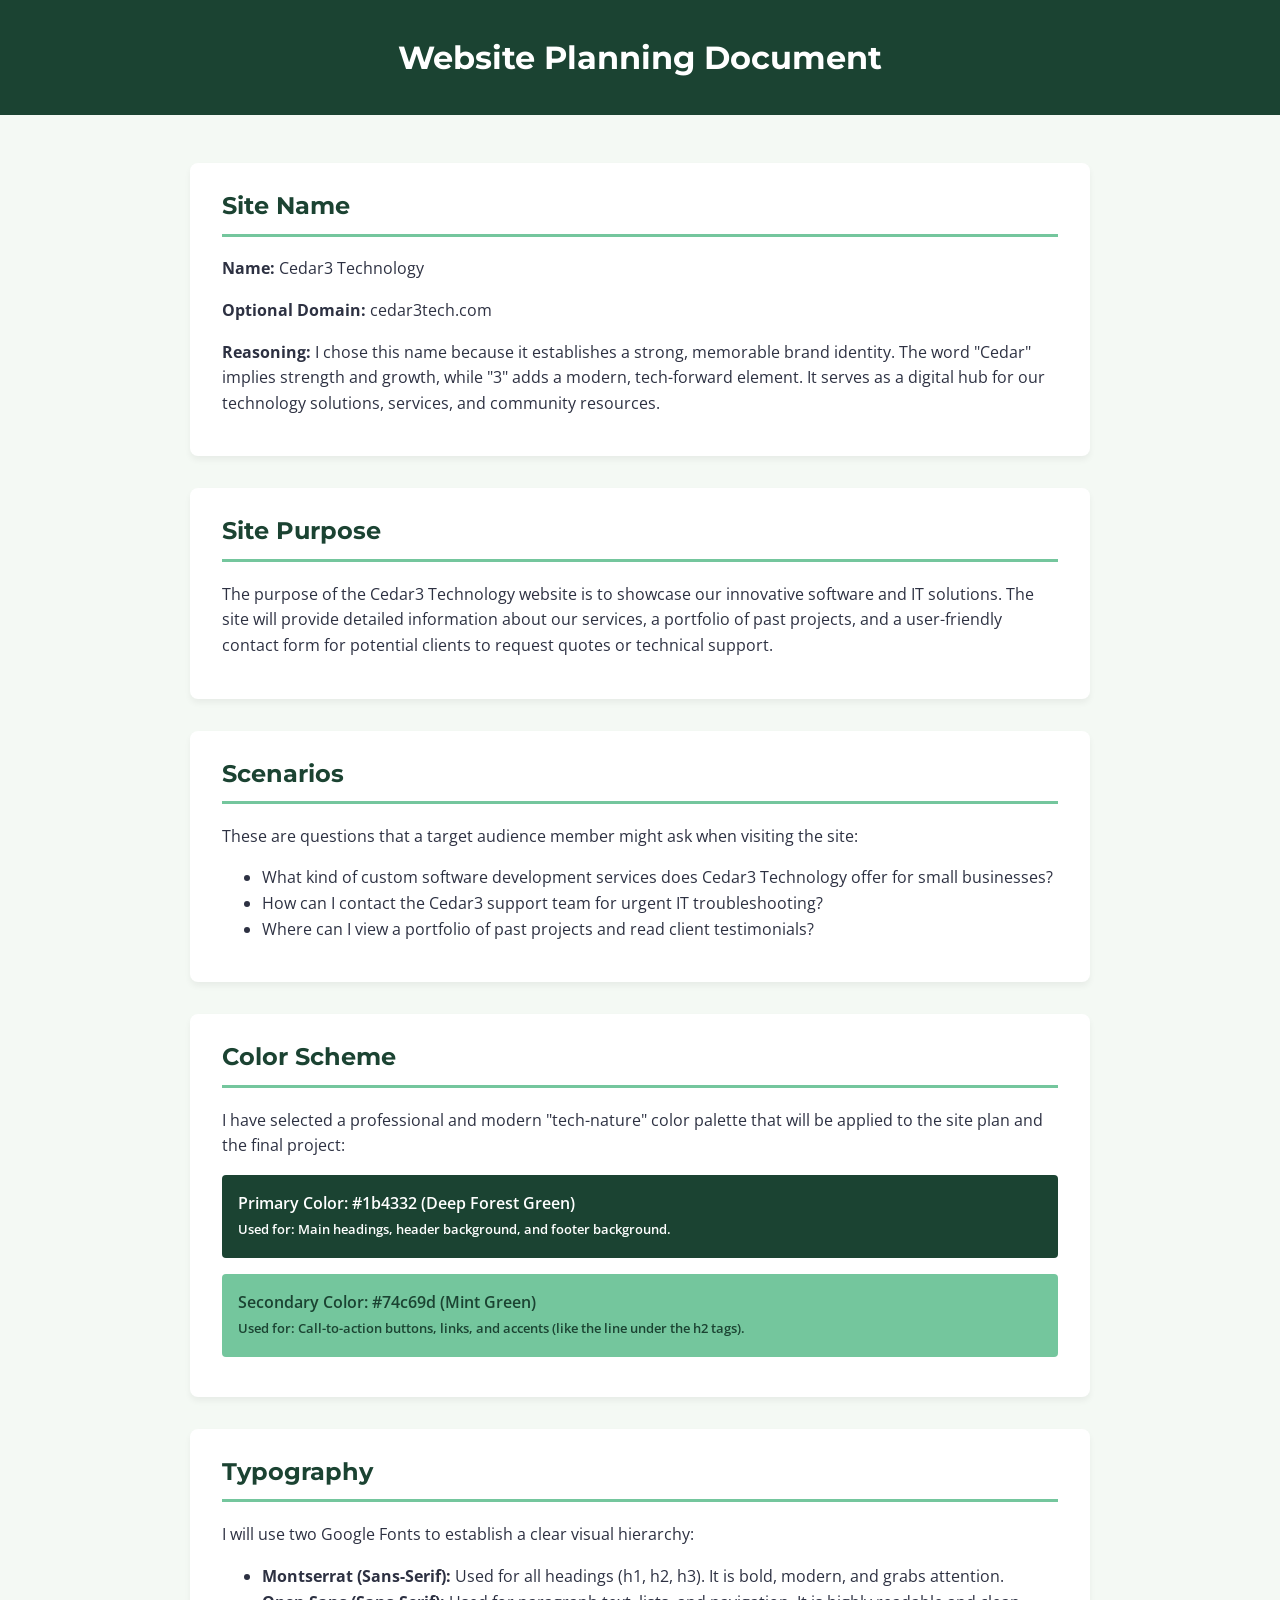
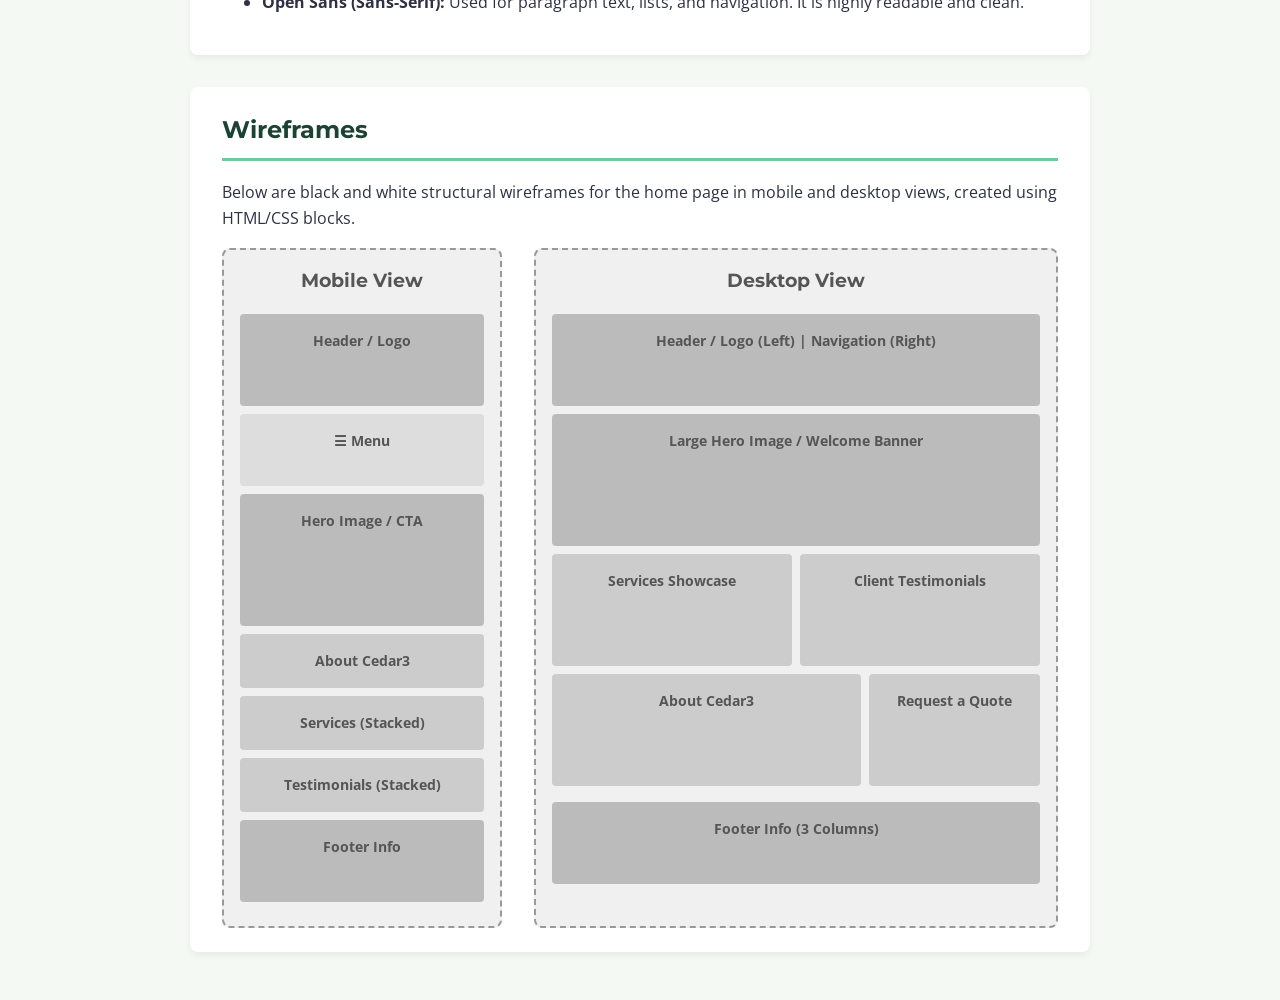
<file: project/siteplan.html>
<!DOCTYPE html>
<html lang="en">
<head>
  <meta charset="UTF-8">
  <meta name="viewport" content="width=device-width, initial-scale=1.0">
  <!-- Title updated to include requested keywords -->
  <title>Website Planning Document - Discover Cedar3 Technology</title>
  <meta name="description" content="Website Planning Document for the Cedar3 Technology final project.">
  <meta name="author" content="Charles Chiparo">

  <!-- Google Fonts -->
  <link rel="preconnect" href="https://fonts.googleapis.com">
  <link rel="preconnect" href="https://fonts.gstatic.com" crossorigin>
  <link href="https://fonts.googleapis.com/css2?family=Montserrat:wght@700&family=Open+Sans:wght@400;600&display=swap" rel="stylesheet">

  <style>
    /* CSS Variables matching your project's color scheme */
    :root {
      --primary-color: #1b4332; /* Deep Forest Green */
      --secondary-color: #74c69d; /* Mint Green */
      --background-color: #f4f9f4; /* Very light green/gray */
      --text-color: #2d3142;
      --card-bg: #ffffff;
    }

    /* Global Styles */
    body {
      font-family: 'Open Sans', sans-serif;
      color: var(--text-color);
      background-color: var(--background-color);
      line-height: 1.6;
      margin: 0;
      padding: 0;
    }

    /* Typography */
    h1, h2, h3 {
      font-family: 'Montserrat', sans-serif;
      color: var(--primary-color);
    }

    h1 {
      text-align: center;
      padding: 2rem 1rem;
      margin: 0;
      background-color: var(--primary-color);
      color: white;
    }

    h2 {
      border-bottom: 3px solid var(--secondary-color);
      padding-bottom: 0.5rem;
      margin-top: 0;
    }

    /* Layout */
    main {
      max-width: 900px;
      margin: 0 auto;
      padding: 1rem 2rem 3rem;
    }

    section {
      background: var(--card-bg);
      padding: 1.5rem 2rem;
      margin-top: 2rem;
      border-radius: 8px;
      box-shadow: 0 4px 6px rgba(0,0,0,0.05);
    }

    /* Color Swatches */
    .color-swatch {
      display: block;
      padding: 1rem;
      margin-bottom: 1rem;
      border-radius: 4px;
      font-weight: 600;
    }

    .primary-swatch {
      background-color: var(--primary-color);
      color: white;
    }

    .secondary-swatch {
      background-color: var(--secondary-color);
      color: var(--primary-color); 
    }

    /* Wireframes */
    .wireframe-container {
      display: flex;
      flex-direction: column;
      gap: 2rem;
      margin-top: 1rem;
    }

    @media (min-width: 700px) {
      .wireframe-container {
        flex-direction: row;
      }
    }

    .wireframe {
      flex: 1;
      border: 2px dashed #999;
      padding: 1rem;
      background: #f0f0f0;
      border-radius: 8px;
    }

    .wireframe h3 {
      text-align: center;
      margin-top: 0;
      color: #555;
    }

    .wireframe-mobile {
      max-width: 300px;
      margin: 0 auto;
      width: 100%;
    }

    .wf-box {
      background: #ccc;
      margin-bottom: 0.5rem;
      padding: 1rem;
      text-align: center;
      font-size: 0.85rem;
      font-weight: bold;
      color: #555;
      border-radius: 4px;
    }

    .wf-header { background: #bbb; height: 60px; }
    .wf-nav { background: #ddd; height: 40px; }
    .wf-hero { background: #bbb; height: 100px; }
    .wf-content { display: flex; gap: 0.5rem; }
    .wf-content .wf-box { flex: 1; height: 80px; }
    .wf-footer { background: #bbb; height: 50px; margin-top: 0.5rem; }
  </style>
</head>
<body>

  <header>
    <h1>Website Planning Document</h1>
  </header>

  <main>
    
    <!-- 1. Site Name -->
    <section>
      <h2>Site Name</h2>
      <p><strong>Name:</strong> Cedar3 Technology</p>
      <p><strong>Optional Domain:</strong> cedar3tech.com</p>
      <p><strong>Reasoning:</strong> I chose this name because it establishes a strong, memorable brand identity. The word "Cedar" implies strength and growth, while "3" adds a modern, tech-forward element. It serves as a digital hub for our technology solutions, services, and community resources.</p>
    </section>

    <!-- 2. Site Purpose -->
    <section>
      <h2>Site Purpose</h2>
      <p>The purpose of the Cedar3 Technology website is to showcase our innovative software and IT solutions. The site will provide detailed information about our services, a portfolio of past projects, and a user-friendly contact form for potential clients to request quotes or technical support.</p>
    </section>

    <!-- 3. Scenarios -->
    <section>
      <h2>Scenarios</h2>
      <p>These are questions that a target audience member might ask when visiting the site:</p>
      <ul>
        <li>What kind of custom software development services does Cedar3 Technology offer for small businesses?</li>
        <li>How can I contact the Cedar3 support team for urgent IT troubleshooting?</li>
        <li>Where can I view a portfolio of past projects and read client testimonials?</li>
      </ul>
    </section>

    <!-- 4. Color Scheme -->
    <section>
      <h2>Color Scheme</h2>
      <p>I have selected a professional and modern "tech-nature" color palette that will be applied to the site plan and the final project:</p>
      
      <div class="color-swatch primary-swatch">
        Primary Color: #1b4332 (Deep Forest Green)<br>
        <small>Used for: Main headings, header background, and footer background.</small>
      </div>

      <div class="color-swatch secondary-swatch">
        Secondary Color: #74c69d (Mint Green)<br>
        <small>Used for: Call-to-action buttons, links, and accents (like the line under the h2 tags).</small>
      </div>
    </section>

    <!-- 5. Typography -->
    <section>
      <h2>Typography</h2>
      <p>I will use two Google Fonts to establish a clear visual hierarchy:</p>
      <ul>
        <li><strong>Montserrat (Sans-Serif):</strong> Used for all headings (h1, h2, h3). It is bold, modern, and grabs attention.</li>
        <li><strong>Open Sans (Sans-Serif):</strong> Used for paragraph text, lists, and navigation. It is highly readable and clean.</li>
      </ul>
    </section>

    <!-- 6. Wireframes -->
    <section>
      <h2>Wireframes</h2>
      <p>Below are black and white structural wireframes for the home page in mobile and desktop views, created using HTML/CSS blocks.</p>
      
      <div class="wireframe-container">
        
        <!-- Mobile Wireframe -->
        <div class="wireframe wireframe-mobile">
          <h3>Mobile View</h3>
          <div class="wf-box wf-header">Header / Logo</div>
          <div class="wf-box wf-nav">☰ Menu</div>
          <div class="wf-box wf-hero">Hero Image / CTA</div>
          <div class="wf-box wf-box" style="height: auto;">About Cedar3</div>
          <div class="wf-box wf-box" style="height: auto;">Services (Stacked)</div>
          <div class="wf-box wf-box" style="height: auto;">Testimonials (Stacked)</div>
          <div class="wf-box wf-footer">Footer Info</div>
        </div>

        <!-- Desktop Wireframe -->
        <div class="wireframe" style="flex: 2;">
          <h3>Desktop View</h3>
          <div class="wf-box wf-header">Header / Logo (Left) | Navigation (Right)</div>
          <div class="wf-box wf-hero">Large Hero Image / Welcome Banner</div>
          <div class="wf-content">
            <div class="wf-box">Services Showcase</div>
            <div class="wf-box">Client Testimonials</div>
          </div>
          <div class="wf-content">
            <div class="wf-box" style="flex:2;">About Cedar3</div>
            <div class="wf-box" style="flex:1;">Request a Quote</div>
          </div>
          <div class="wf-box wf-footer">Footer Info (3 Columns)</div>
        </div>

      </div>
    </section>

  </main>

</body>
</html>
</file>
<file: styles/small.css>
/* small.css */
* { box-sizing: border-box; margin: 0; padding: 0; }

body {
    font-family: 'Roboto', sans-serif;
    background-color: #f4f4f9;
    color: #333;
    padding: 10px;
}

header {
    display: flex;
    justify-content: space-between;
    align-items: center;
    background-color: #2c3e50;
    color: white;
    padding: 10px;
    border-radius: 5px;
}

.logo-container {
    display: flex;
    align-items: center;
    gap: 10px;
    font-weight: bold;
}

#menu-btn {
    background: none;
    border: 2px solid white;
    color: white;
    font-size: 1.5rem;
    padding: 2px 8px;
    cursor: pointer;
}

/* Base styles (small screens) */
nav ul {
  list-style-type: none;
  margin: 0;
  padding: 0;
}

nav li a {
  display: block;
  padding: 0.75rem 1rem;
  color: #5b25ee;
  text-decoration: none;
  border-top: 1px solid rgba(255,255,255,0.15);
}

/* Large screens (media query) */
@media screen and (min-width: 700px) {
  nav ul {
    display: flex;
    justify-content: center;
    gap: 0.5rem;
    padding-bottom: 0.5rem; /* Gives a little space below the flex menu */
  }
}

#nav-menu {
    display: flex;
    flex-direction: column;
    width: 100%;
    margin-top: 10px;
}

#nav-menu.hidden { display: none; }

#nav-menu a {
    color: white;
    text-decoration: none;
    padding: 10px;
    text-align: center;
}

#nav-menu a:hover, #nav-menu a.active {
    background-color: #1a252f;
}

main { margin-top: 20px; }

h1 { text-align: center; margin-bottom: 20px; }

section {
    background-color: white;
    padding: 15px;
    margin-bottom: 20px;
    border-radius: 5px;
    box-shadow: 0 2px 5px rgba(0,0,0,0.1);
}

h2 {
    border-bottom: 2px solid #2c3e50;
    padding-bottom: 5px;
    margin-bottom: 10px;
}

.photo img {
    width: 20%;
    height: auto;    
    border-radius: 5px;
    
}

.filters {
    display: flex;
    gap: 10px;
    margin: 15px 0;
}

.filters button {
    flex: 1;
    padding: 10px;
    border: 1px solid #2c3e50;
    background: white;
    cursor: pointer;
}

.filters button.active {
    background: #2c3e50;
    color: white;
}

.course-grid {
    display: grid;
    grid-template-columns: 1fr;
    gap: 10px;
}

.course-card {
    padding: 15px;
    border: 1px solid #ccc;
    border-radius: 5px;
    text-align: center;
    background: #ecf0f1;
}

.course-card.completed {
    background: #27ae60;
    color: white;
    font-weight: bold;
}

#credits-total {
    margin-top: 15px;
    font-weight: bold;
    text-align: right;
}

footer {
    text-align: center;
    margin-top: 20px;
    padding: 15px;
    background: #2c3e50;
    color: white;
    border-radius: 5px;
}

footer a { color: #3498db; margin: 0 5px; }
</file>
<file: styles/larger.css>
@media screen and (min-width: 700px) {

  header {
    padding: 1rem 2rem;
  }

  #menuBtn {
    display: none;
  }

  nav {
    display: block;
  }

  /* ✅ FLEXBOX for horizontal navigation */
  nav ul {
    display: flex;
    justify-content: center;
    gap: 0.5rem;
  }

  nav li a {
    border-top: none;
    border-radius: 4px;
    margin: 0.25rem;
  }

  .course-grid {
    grid-template-columns: repeat(2, 1fr);
  }
}
</file>
<file: chamber/styles/small.css>
/* =========================================
   VARIABLES & RESET
   ========================================= */
:root {
  --primary: #1b4332; /* Deep Forest Green */
  --secondary: #74c69d; /* Mint Green */
  --bg: #f4f9f4; /* Very light green/gray */
  --text: #333333;
  --card-bg: #ffffff;
}

/* Base Body Setup */
body {
  font-family: 'Open Sans', sans-serif;
  background-color: var(--bg);
  color: var(--text);
  margin: 0;
  padding: 0;
  line-height: 1.6;
}

h1, h2, h3 {
  font-family: 'Montserrat', sans-serif;
  color: var(--primary);
}

/* =========================================
   HEADER & NAVIGATION
   ========================================= */
header {
  background: var(--primary);
  color: #ffffff;
  display: flex;
  justify-content: space-between;
  align-items: center;
  padding: 1rem;
}

.header-logo {
  display: flex;
  align-items: center;
  gap: 10px;
  font-family: 'Montserrat', sans-serif;
  font-weight: 700;
}

#menuBtn {
  background: none;
  border: none;
  color:#ffffff;
  font-size: 2rem;
  cursor: pointer;
  padding: 0;
  line-height: 1;
}

/* Hide menu by default on mobile */
nav {
  display: none; 
  background: var(--primary);
}

/* This class is added by navigation.js */
nav.open {
  display: block;
}

nav ul {
  list-style: none;
  margin: 0;
  padding: 0;
}

nav a {
  display: block;
  color: #ffffff;
  text-decoration: none;
  padding: 1rem;
  border-top: 1px solid rgba(255,255,255,0.1);
}

nav a:hover, nav a.active {
  background: var(--secondary);
  color: var(--primary);
  font-weight: bold;
}

/* =========================================
   MAIN LAYOUT & SECTIONS
   ========================================= */
main {
  max-width: 1200px;
  margin: 0 auto;
  padding: 1rem;
}

section {
  margin-bottom: 2rem;
}

h2 {
  border-bottom: 3px solid var(--secondary);
  padding-bottom: 0.5rem;
  margin-top: 1rem;
}

/* =========================================
   HERO SECTION (HOME PAGE)
   ========================================= */
.hero {
  margin: 0;
  padding: 0;
  width: 100%;
  max-width: 100%;
}

.hero-img {
  width: 100vw; /* Forces image to use the full viewport width */
  max-width: 100%;
  height: 350px;
  object-fit: cover;
  display: block;
  margin: 0;
}

.hero-content {
  background: var(--primary);
  color: #ffffff;
  text-align: center;
  padding: 1.5rem 1rem;
}

.hero-content h1 {
  color: #ffffff;
  margin: 0 0 1rem 0;
  font-size: 1.5rem;
}

.cta-button {
  display: inline-block;
  background: var(--secondary);
  color: var(--primary);
  padding: 0.75rem 2rem;
  border-radius: 6px;
  text-decoration: none;
  font-weight: 700;
}

.cta-button:hover {
  background: #5fb38a;
}

/* =========================================
   EVENTS SECTION (HOME PAGE)
   ========================================= */
.event-card {
  background: var(--card-bg);
  border-left: 4px solid var(--secondary);
  padding: 1rem;
  margin-bottom: 1rem;
  border-radius: 4px;
  box-shadow: 0 2px 4px rgba(0,0,0,0.05);
}

.event-card h3 {
  margin: 0 0 0.5rem;
}

/* =========================================
   WEATHER SECTION (HOME PAGE)
   ========================================= */
#weather-container {
  background: var(--card-bg);
  padding: 1.5rem;
  border-radius: 8px;
  box-shadow: 0 2px 4px rgba(0,0,0,0.05);
  text-align: center;
}

.current-weather .temp {
  font-size: 2.5rem;
  font-weight: 700;
  color: var(--primary);
  margin: 0;
}

.current-weather .desc {
  text-transform: capitalize;
  color: #666;
  margin: 0.25rem 0 1rem;
}

.forecast h3 {
  font-size: 1rem;
  margin-bottom: 0.5rem;
}

.forecast-grid {
  display: flex;
  justify-content: center;
  gap: 1rem;
}

.forecast-day {
  background: var(--bg);
  padding: 0.5rem 1rem;
  border-radius: 4px;
  font-size: 0.9rem;
  font-weight: bold;
}

.forecast-day span {
  display: block;
}

/* =========================================
   SPOTLIGHTS & DIRECTORY CARDS
   ========================================= */
.spotlight-grid, #directory-container.grid {
  display: grid;
  grid-template-columns: 1fr; /* 1 column on mobile */
  gap: 1rem;
}

.spotlight-card, .member-card {
  background: var(--card-bg);
  border: 1px solid #ddd;
  border-radius: 8px;
  padding: 1rem;
  text-align: center;
  box-shadow: 0 2px 5px rgba(0,0,0,0.05);
  overflow: hidden;
}

.spotlight-card h3, .card-header h2 {
  margin: 0 0 0.25rem;
  font-size: 1.1rem;
}

.spotlight-card .level, .card-header .tagline {
  font-size: 0.8rem;
  color: var(--secondary);
  font-weight: 700;
  text-transform: uppercase;
  margin: 0 0 0.75rem;
}

.spotlight-card img, .card-body img {
  width: 100px;
  height: 100px;
  object-fit: contain;
  margin-bottom: 0.5rem;
}

.spotlight-card p, .card-info p {
  margin: 0.25rem 0;
  font-size: 0.85rem;
}

.spotlight-card a {
  display: inline-block;
  margin-top: 0.5rem;
  color: var(--primary);
  font-weight: 600;
}

/* Specific styles for Directory Cards */
.card-header {
  background: #f0f0f0;
  margin: -1rem -1rem 1rem -1rem;
  padding: 1rem;
  border-bottom: 1px solid #ddd;
}

.card-header .tagline {
  color: #666;
  text-transform: none;
}

.card-body {
  display: flex;
  align-items: center;
  gap: 1rem;
  text-align: left;
}

.card-info a {
  color: var(--primary);
}

/* Directory Toggle Buttons */
.view-toggle {
  display: flex;
  gap: 1rem;
  margin-bottom: 1rem;
}

.view-toggle button {
  padding: 0.5rem 1.5rem;
  background: #ffffff;
  border: 1px solid var(--primary);
  cursor: pointer;
  font-weight: bold;
  border-radius: 4px;
  color: var(--primary);
}

.view-toggle button.active {
  background: var(--primary);
  color: #ffffff;
}

#directory-container {
  display: flex;
  flex-direction: column;
  gap: 1rem;
}

/* =========================================
   FOOTER
   ========================================= */
footer {
  background: var(--primary);
  color: #ffffff;
  padding: 2rem 1rem;
  display: flex;
  flex-direction: column;
  gap: 1.5rem;
  text-align: center;
}

footer p {
  margin: 0 0 0.5rem 0;
}

.footer-social {
  display: flex;
  justify-content: center;
  gap: 1rem;
}

.footer-social a {
  background: var(--secondary);
  color: var(--primary);
  width: 40px;
  height: 40px;
  border-radius: 50%;
  display: flex;
  align-items: center;
  justify-content: center;
  text-decoration: none;
  font-weight: bold;
}

.footer-dev p {
  margin: 0;
  font-size: 0.85rem;
  color: #ccc;
}

/* =============================================================
   JOIN PAGE LAYOUT & FORMS  (W04: Chamber Membership Join Page)
   ============================================================= */
.join-main {
  padding: 1rem;
}

.join-container {
  display: flex;
  flex-direction: column;
  gap: 2rem;
}

/* Form Styling */
form {
  background: #ffffff;
  padding: 1.5rem;
  border-radius: 8px;
  box-shadow: 0 2px 5px rgba(0,0,0,0.05);
}

form label {
  display: block;
  margin-bottom: 1rem;
  font-weight: 600;
  color: var(--primary);
}

form input[type="text"],
form input[type="email"],
form input[type="tel"],
form select,
form textarea {
  width: 100%;
  padding: 0.75rem;
  margin-top: 0.25rem;
  border: 1px solid #ccc;
  border-radius: 4px;
  font-family: inherit;
  box-sizing: border-box; /* Ensures padding doesn't affect width */
}

form input:focus,
form select:focus,
form textarea:focus {
  outline: 2px solid var(--secondary);
  border-color: transparent;
}

form small {
  display: block;
  color: #666;
  margin-top: 0.25rem;
  font-weight: normal;
}

.submit-btn {
  background: var(--primary);
  color: #ffffff;
  padding: 0.75rem 2rem;
  border: none;
  border-radius: 4px;
  font-size: 1.1rem;
  font-weight: bold;
  cursor: pointer;
  width: 100%;
  transition: background 0.3s;
}

.submit-btn:hover {
  background: var(--secondary);
  color: var(--primary);
}

/* Membership Cards Styling */
.cards-section {
  display: flex;
  flex-direction: column;
  gap: 1rem;
}

.membership-card {
  background: #ffffff;
  padding: 1.5rem;
  border-radius: 8px;
  text-align: center;
  box-shadow: 0 2px 5px rgba(0,0,0,0.05);
  border-top: 5px solid var(--primary);
}

.info-btn {
  background: var(--primary);
  color: #ffffff;
  border: none;
  padding: 0.5rem 1rem;
  border-radius: 4px;
  cursor: pointer;
  margin-top: 1rem;
}

.info-btn:hover {
  background: var(--secondary);
  color: var(--primary);
}

/* Card Animation (Fade in and Slide up) */
@keyframes slideUpFade {
  0% {
    opacity: 0;
    transform: translateY(20px);
  }
  100% {
    opacity: 1;
    transform: translateY(0);
  }
}

.animate-card {
  animation: slideUpFade 0.8s ease-out forwards;
  opacity: 0; /* Starts invisible until animation runs */
}

/* Add delays to make them appear one by one */
.np-card { animation-delay: 0.1s; }
.bronze-card { animation-delay: 0.3s; }
.silver-card { animation-delay: 0.5s; }
.gold-card { animation-delay: 0.7s; }

/* Modals */
dialog {
  border: none;
  border-radius: 8px;
  padding: 2rem;
  max-width: 500px;
  width: 90%;
  box-shadow: 0 4px 15px rgba(0,0,0,0.2);
}

dialog::backdrop {
  background: rgba(0, 0, 0, 0.6);
}

.close-modal {
  background: var(--primary);
  color: #ffffff;
  border: none;
  padding: 0.5rem 1rem;
  border-radius: 4px;
  cursor: pointer;
  margin-top: 1rem;
}

/* Thank You Page Styling */
.thankyou-main {
  display: flex;
  justify-content: center;
  padding: 2rem 1rem;
}

.thankyou-card {
  background: #ffffff;
  padding: 2rem;
  border-radius: 8px;
  box-shadow: 0 2px 10px rgba(0,0,0,0.1);
  max-width: 600px;
  width: 100%;
}

.results-list {
  list-style: none;
  padding: 0;
  background: var(--bg);
  border-radius: 4px;

}



/* =========================================
   DISCOVER PAGE STYLES (W05)
   ========================================= */
.discover-main {
  padding: 1rem;
  max-width: 1200px;
  margin: 0 auto;
}

/* Visitor Message */
.visitor-message {
  background: var(--secondary);
  color: var(--primary);
  padding: 1rem;
  border-radius: 8px;
  font-weight: 600;
  text-align: center;
  margin-bottom: 2rem;
}

/* Base Card Styles */
.discover-card {
  background: white;
  border: 1px solid #ddd;
  border-radius: 8px;
  padding: 1rem;
  box-shadow: 0 2px 5px rgba(0,0,0,0.05);
  display: flex;
  flex-direction: column;
}

.discover-card h2 {
  margin-top: 0;
  font-size: 1.2rem;
  color: var(--primary);
}

.discover-card figure {
  margin: 0;
  padding: 0;
  text-align: center;
  overflow: hidden; /* For the hover effect */
}

.discover-card img {
  width: 100%;
  height: auto;
  border-radius: 4px;
  display: block;
  transition: transform 0.3s ease, filter 0.3s ease; /* Smooth transition */
}

.discover-card address {
  font-style: italic;
  color: #666;
  margin: 0.5rem 0;
  font-size: 0.9rem;
}

.discover-card p {
  flex-grow: 1; /* Pushes the button to the bottom */
  font-size: 0.95rem;
}

.learn-more-btn {
  background: var(--primary);
  color: white;
  border: none;
  padding: 0.5rem 1rem;
  border-radius: 4px;
  cursor: pointer;
  align-self: flex-start;
}

.learn-more-btn:hover {
  background: var(--secondary);
  color: var(--primary);
}

/* Small Screen Grid Layout (320px - 640px) */
/* We use grid-template-areas to literally draw the layout */
.discover-grid {
  display: grid;
  grid-template-columns: 1fr; /* 1 column */
  grid-template-areas: 
    "area-1"
    "area-2"
    "area-3"
    "area-4"
    "area-5"
    "area-6"
    "area-7"
    "area-8";
  gap: 1rem;
}

/* Assign each card to its named area */
.area-1 { grid-area: area-1; }
.area-2 { grid-area: area-2; }
.area-3 { grid-area: area-3; }
.area-4 { grid-area: area-4; }
.area-5 { grid-area: area-5; }
.area-6 { grid-area: area-6; }
.area-7 { grid-area: area-7; }
.area-8 { grid-area: area-8; }
</file>
<file: chamber/styles/larger.css>
@media screen and (min-width: 700px) {

  /* --- Navigation --- */
  #menuBtn {
    display: none; /* Hide hamburger button */
  }

  nav {
    display: block; /* Always show nav */
  }

  nav ul {
    display: flex; /* Put links in a row */
    justify-content: center;
    gap: 0.5rem;
  }

  nav a {
    border-top: none;
    border-radius: 4px;
    margin: 0.25rem;
  }
  
  /* Medium Screens (641px - 1024px) */
@media screen and (min-width: 641px) {
  .discover-grid {
    grid-template-columns: 1fr 1fr; /* 2 columns */
    grid-template-areas: 
      "area-1 area-2"
      "area-3 area-4"
      "area-5 area-6"
      "area-7 area-8";
  }
}

/*========================================
 Large Screens (1025px and above)   (W05)
 =========================================*/

@media screen and (min-width: 1025px) {
  .discover-grid {
    /* A complex mosaic layout using grid areas */
    grid-template-columns: 1fr 1fr 1fr;
    grid-template-areas: 
      "area-1 area-1 area-2"
      "area-3 area-4 area-2"
      "area-5 area-6 area-7"
      "area-5 area-8 area-8";
  }

  /* Hover effect for images on LARGE screens only */
  .discover-card figure:hover img {
    transform: scale(1.05); /* Zooms in slightly */
    filter: brightness(0.8); /* Darkens the image slightly */
  }
}
  
    /*======================================================
	Layout for Join Page (W04: Chamber Membership Join Page)
	  ======================================================*/
  .join-container {
    flex-direction: row;
    align-items: flex-start;
  }

  .form-section {
    flex: 2; /* Takes up 2/3 of the width */
  }

  .cards-section {
    flex: 1; /* Takes up 1/3 of the width */
  }

  /* --- Main Layout --- */
  .hero-img {
    height: 400px; /* Make hero image taller on desktop */
  }

  .hero-content {
    padding: 2rem;
  }

  .hero-content h1 {
    font-size: 2.5rem;
  }

  /* --- Grids --- */
  .spotlight-grid, #directory-container.grid {
    grid-template-columns: repeat(2, 1fr); /* 2 columns on tablet */
  }

  /* --- Footer --- */
  footer {
    flex-direction: row; /* Put footer columns side-by-side */
    justify-content: space-between;
    align-items: center;
    text-align: left;
    padding: 2rem 4rem;
  }

  .footer-dev {
    text-align: right;
  }
}

@media screen and (min-width: 1000px) {
  
  /* --- Grids --- */
  .spotlight-grid, #directory-container.grid {
    grid-template-columns: repeat(3, 1fr); /* 3 columns on large desktop */
  }
}
</file>
